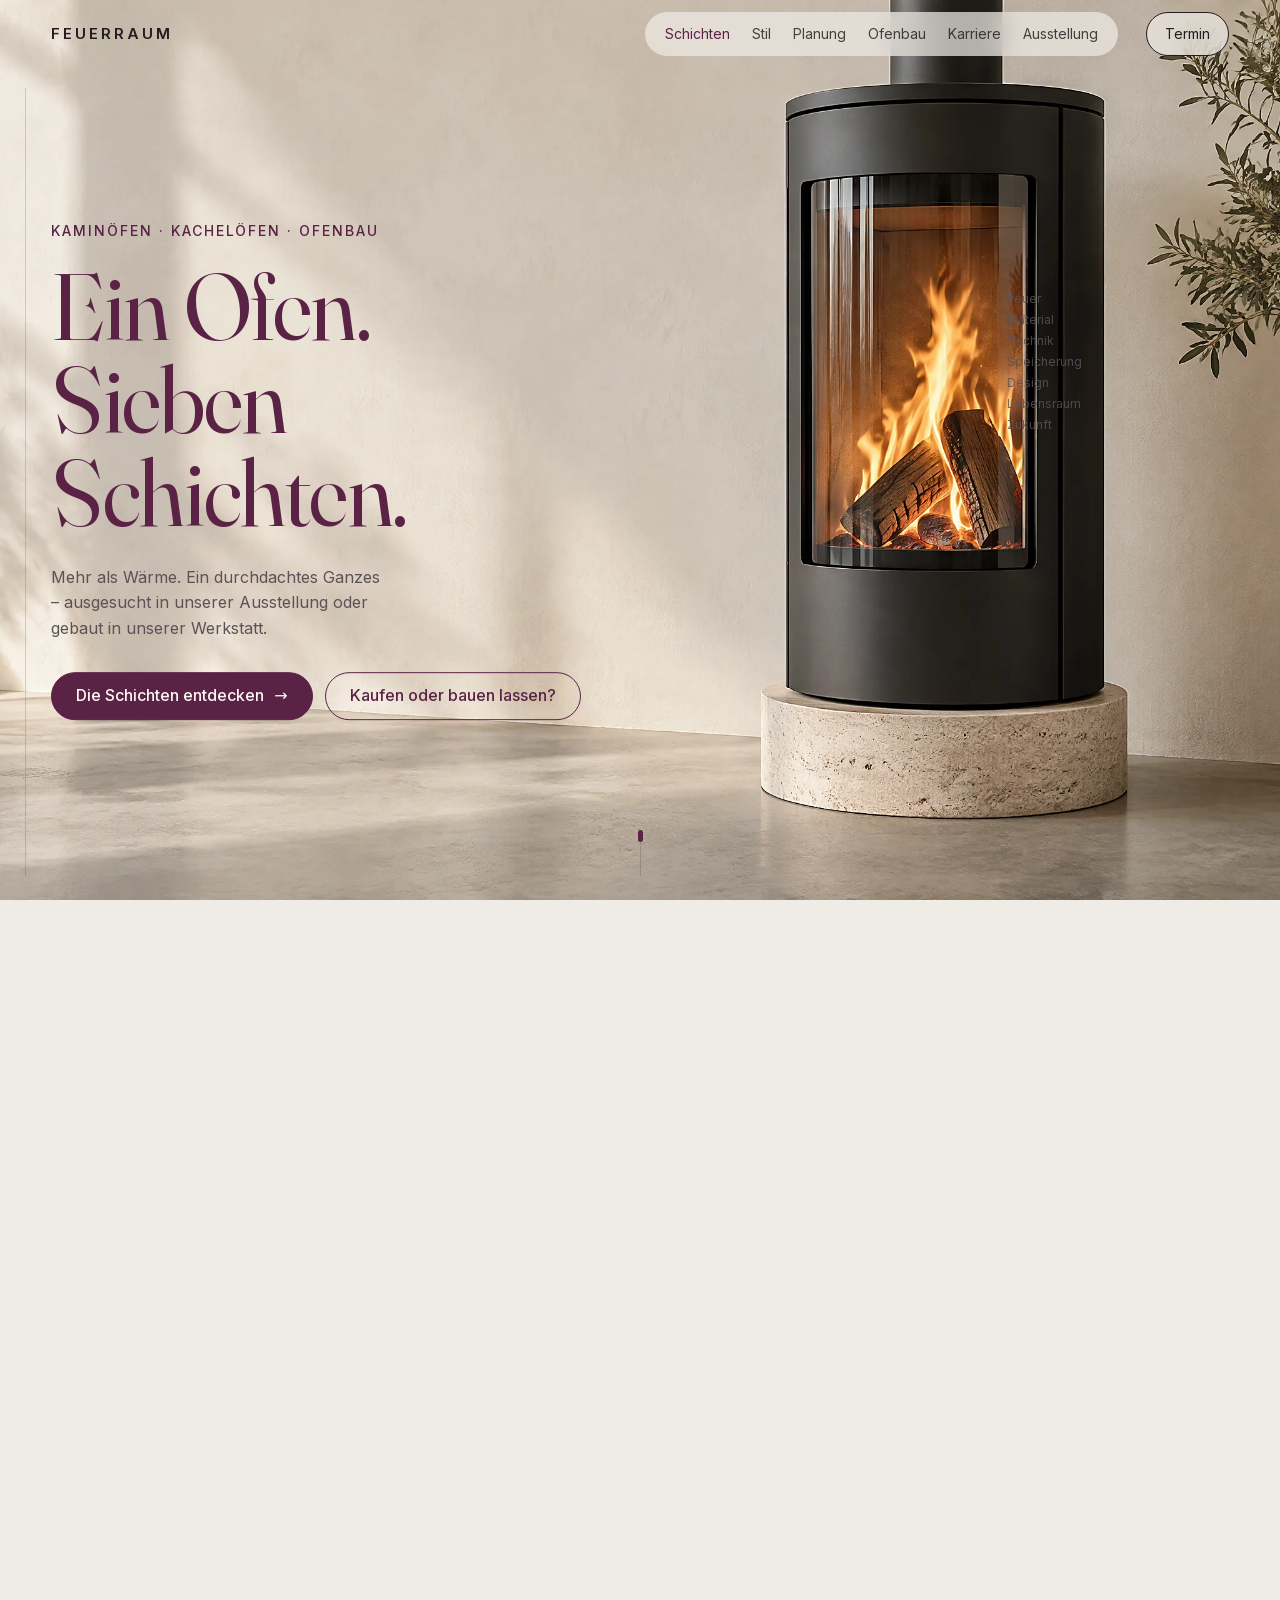
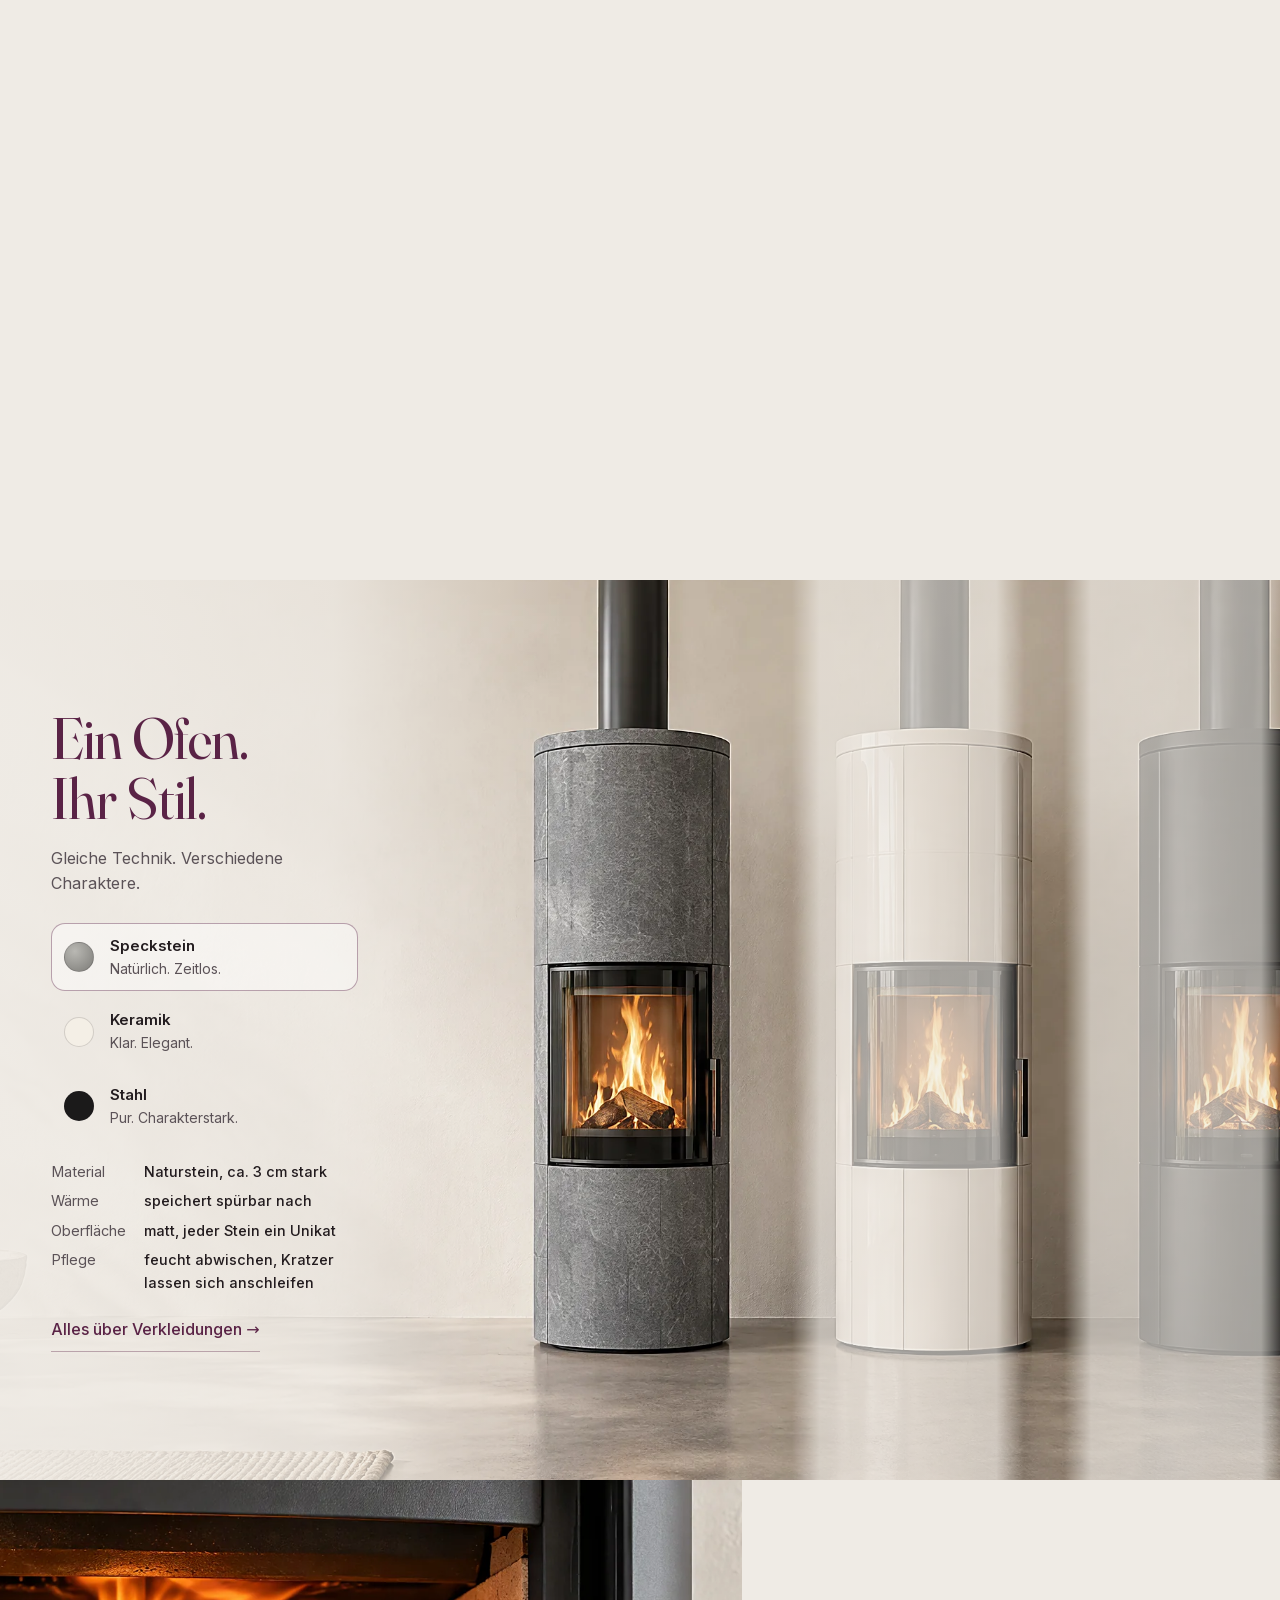
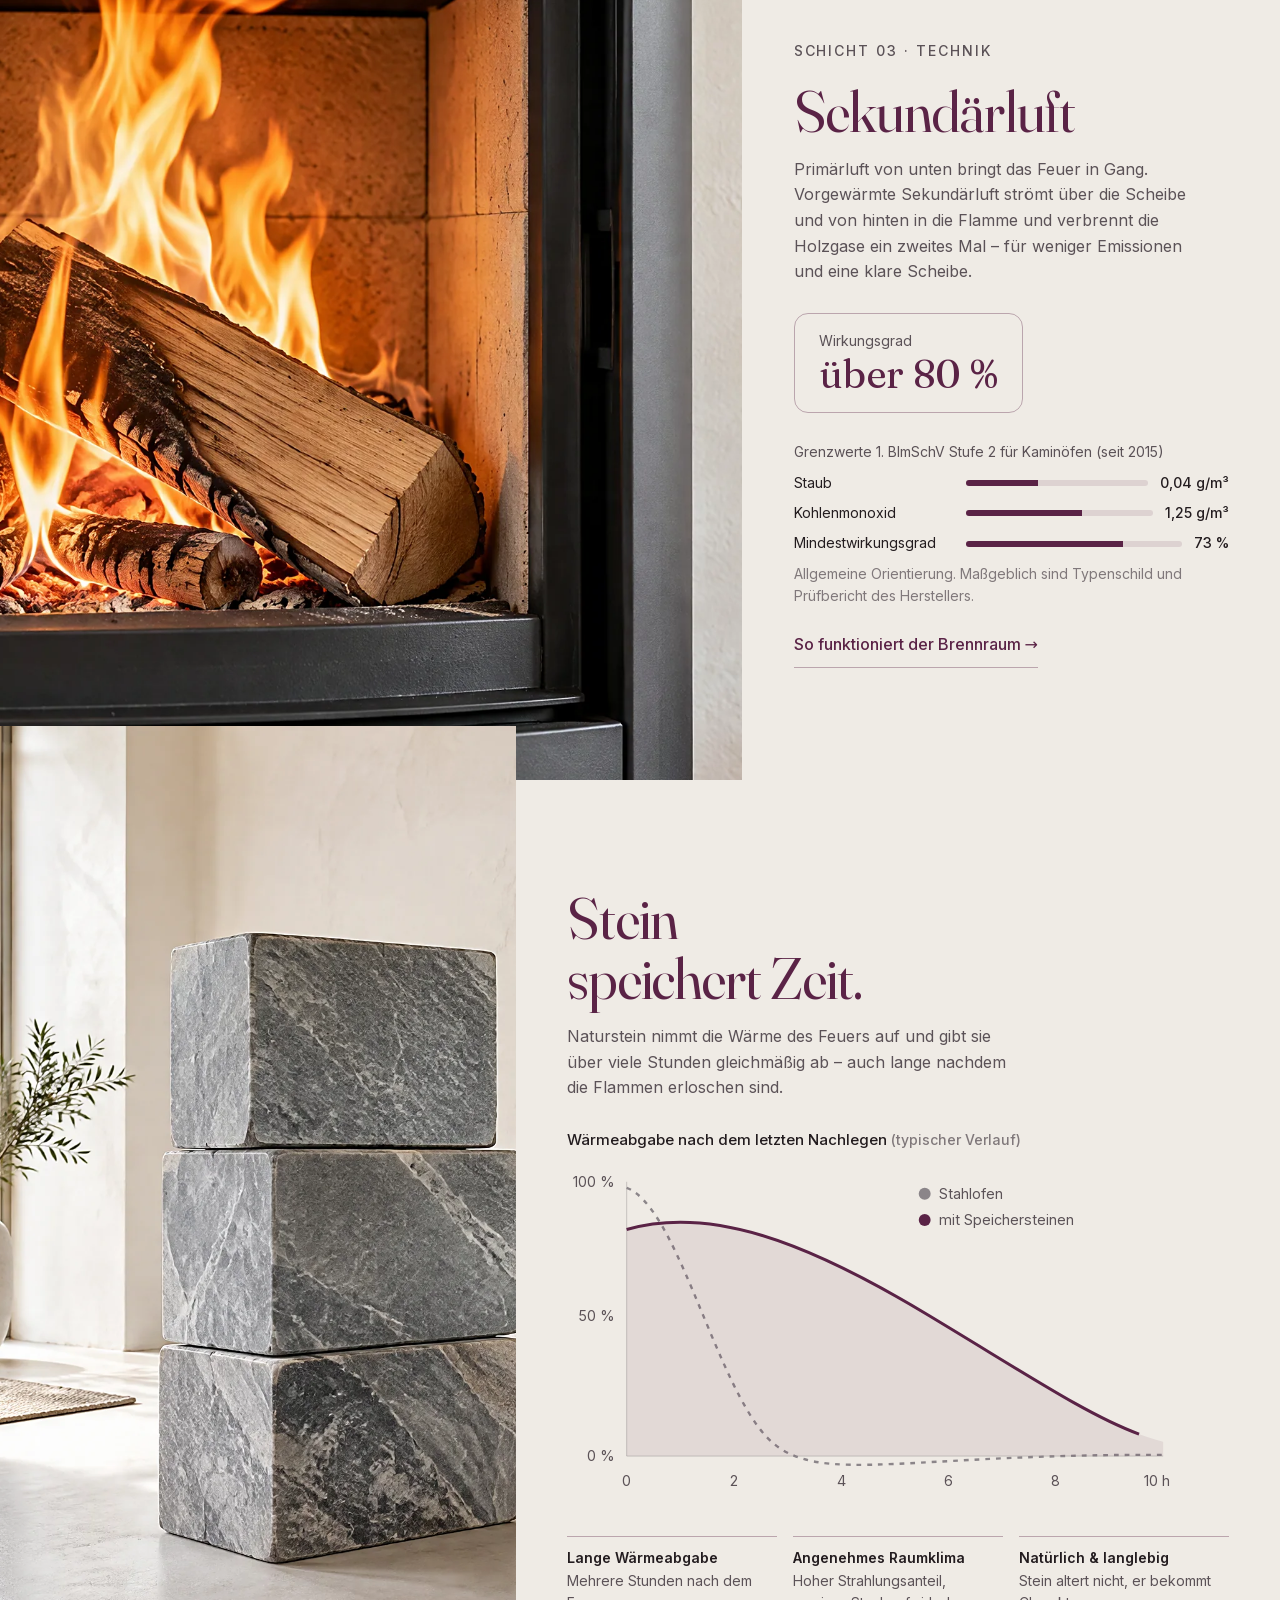
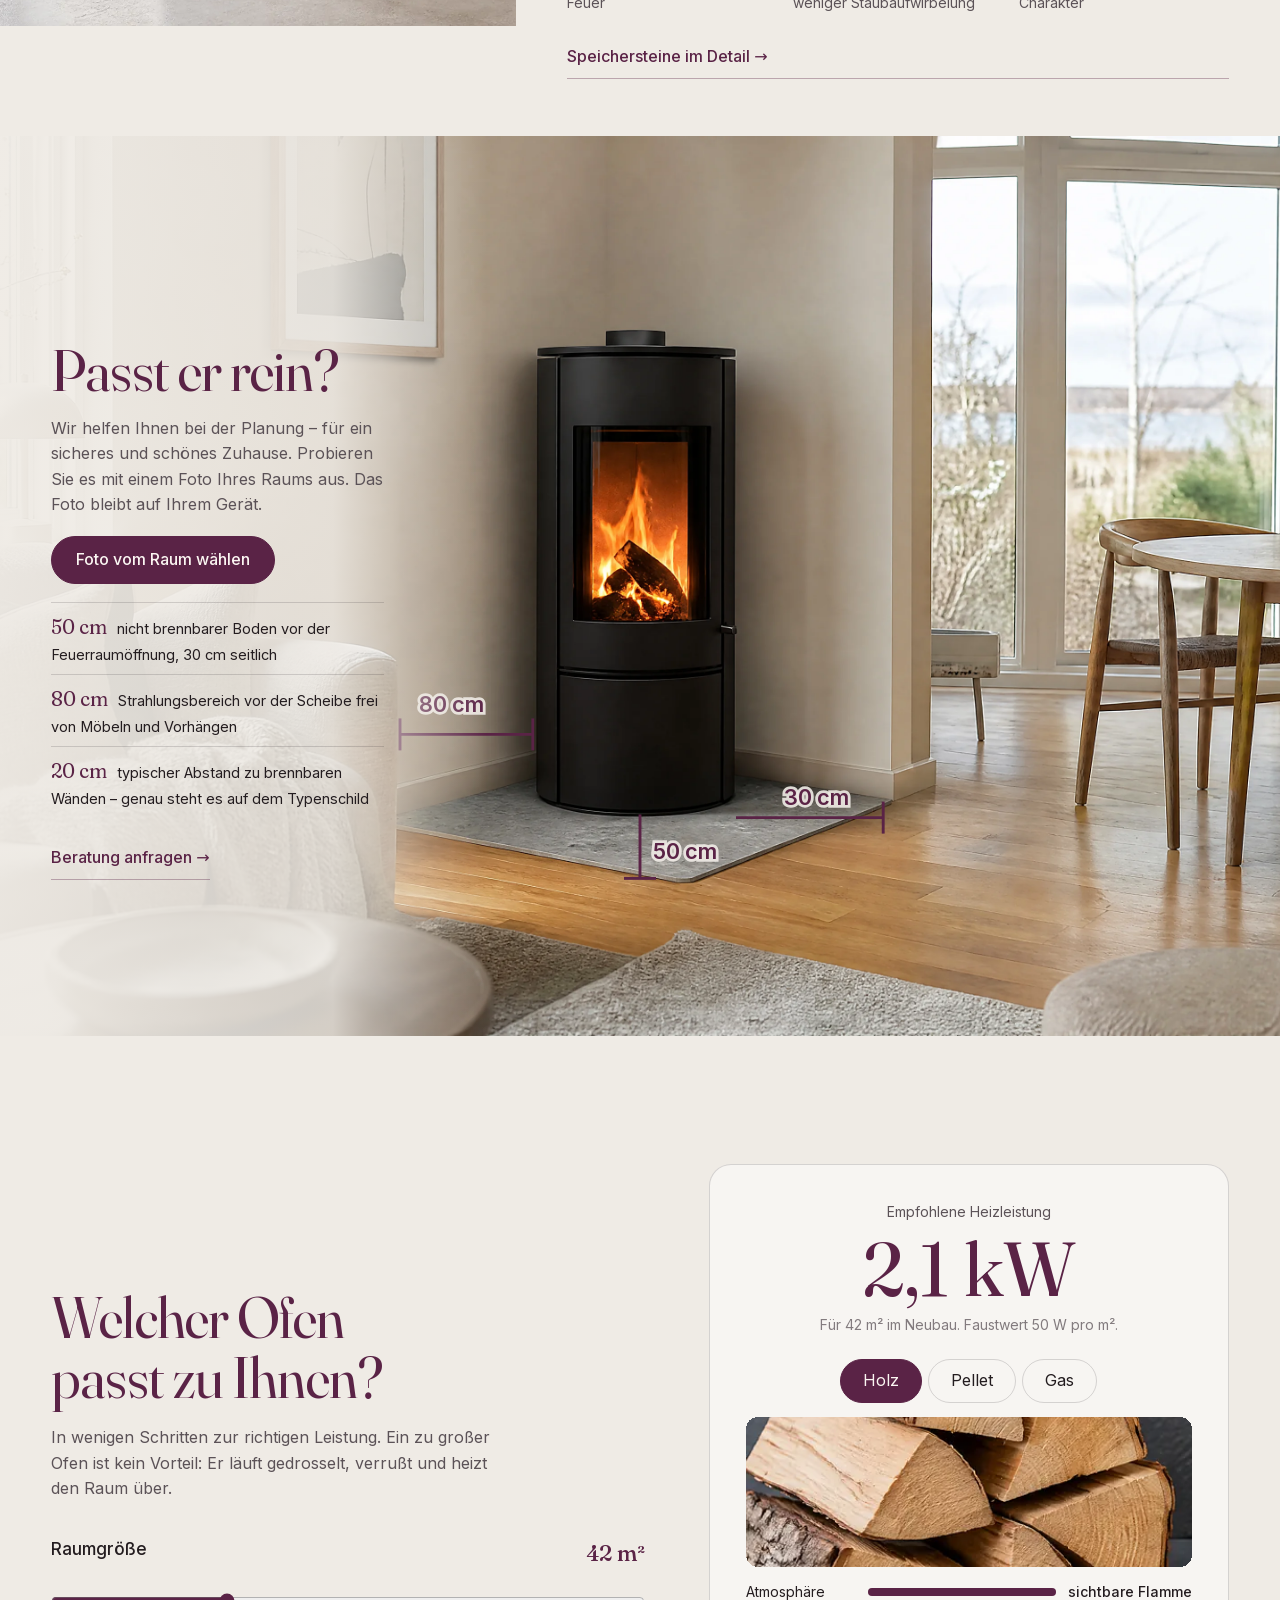
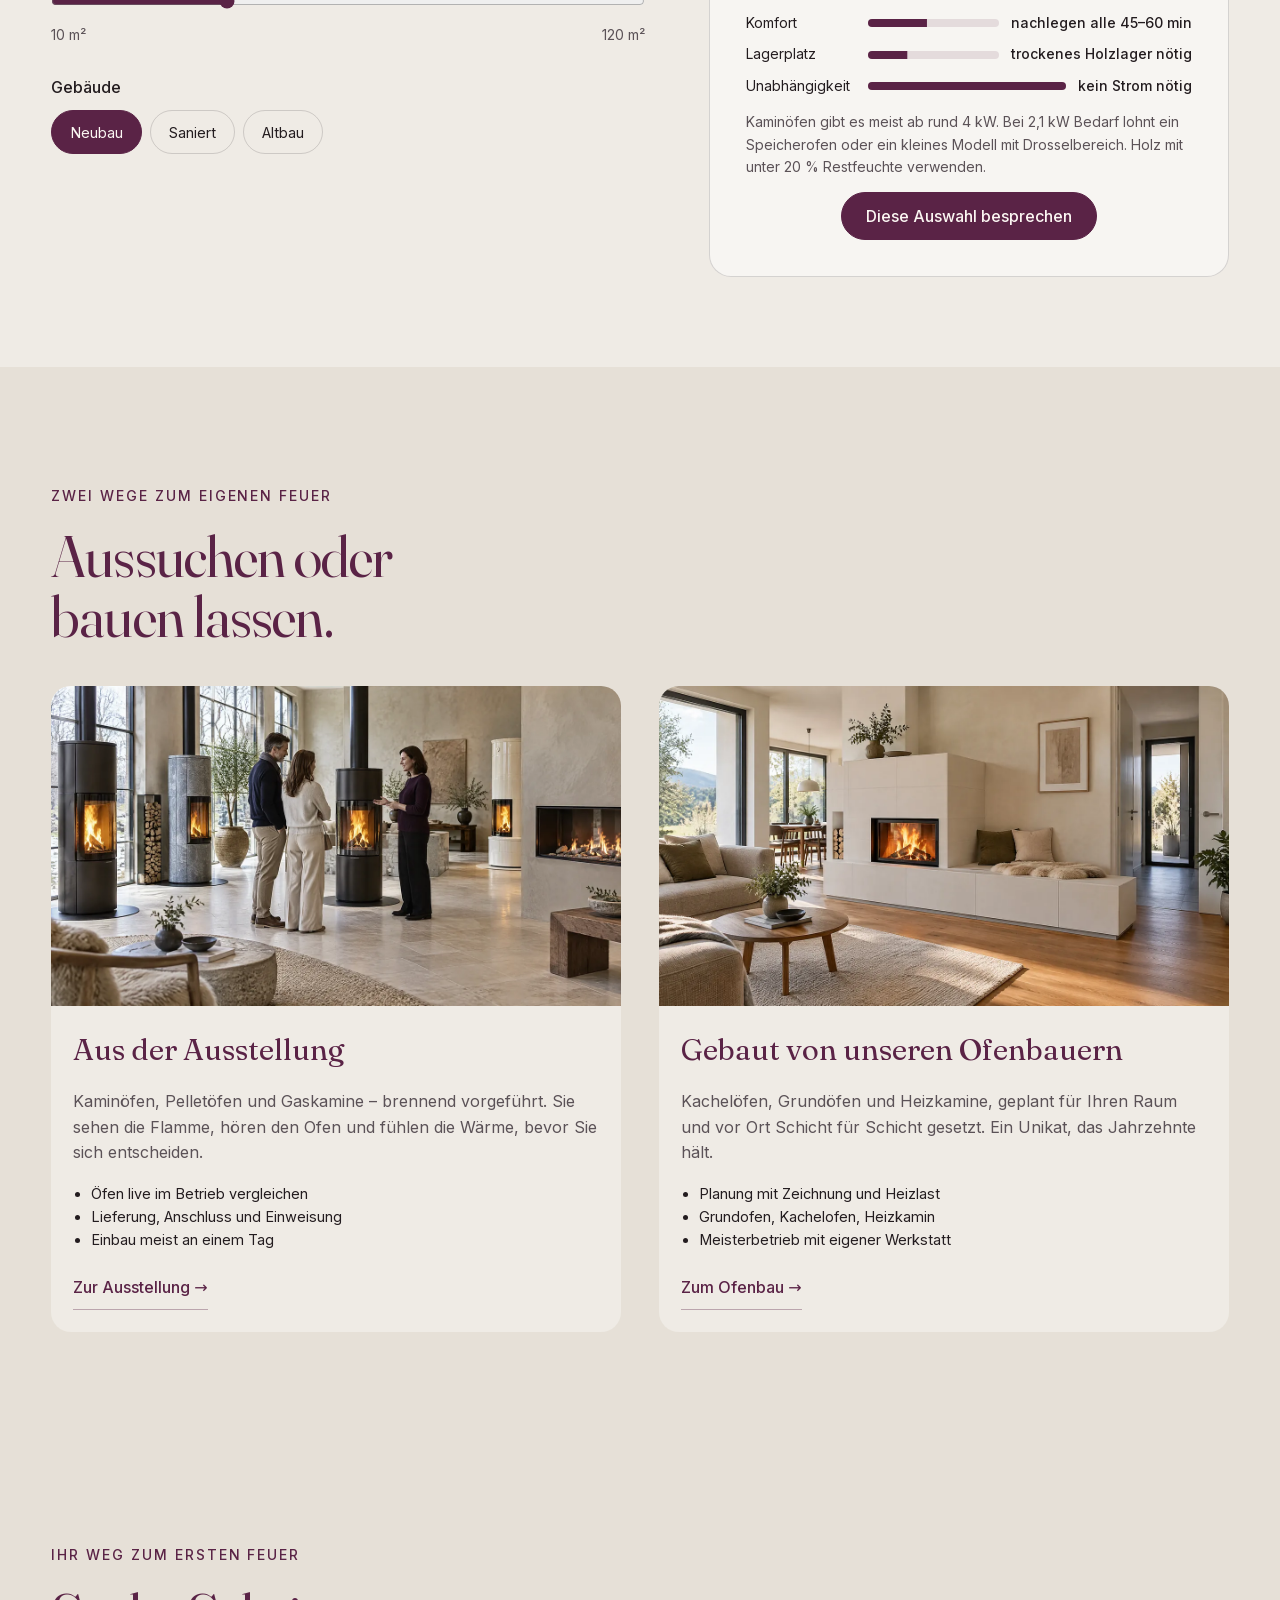
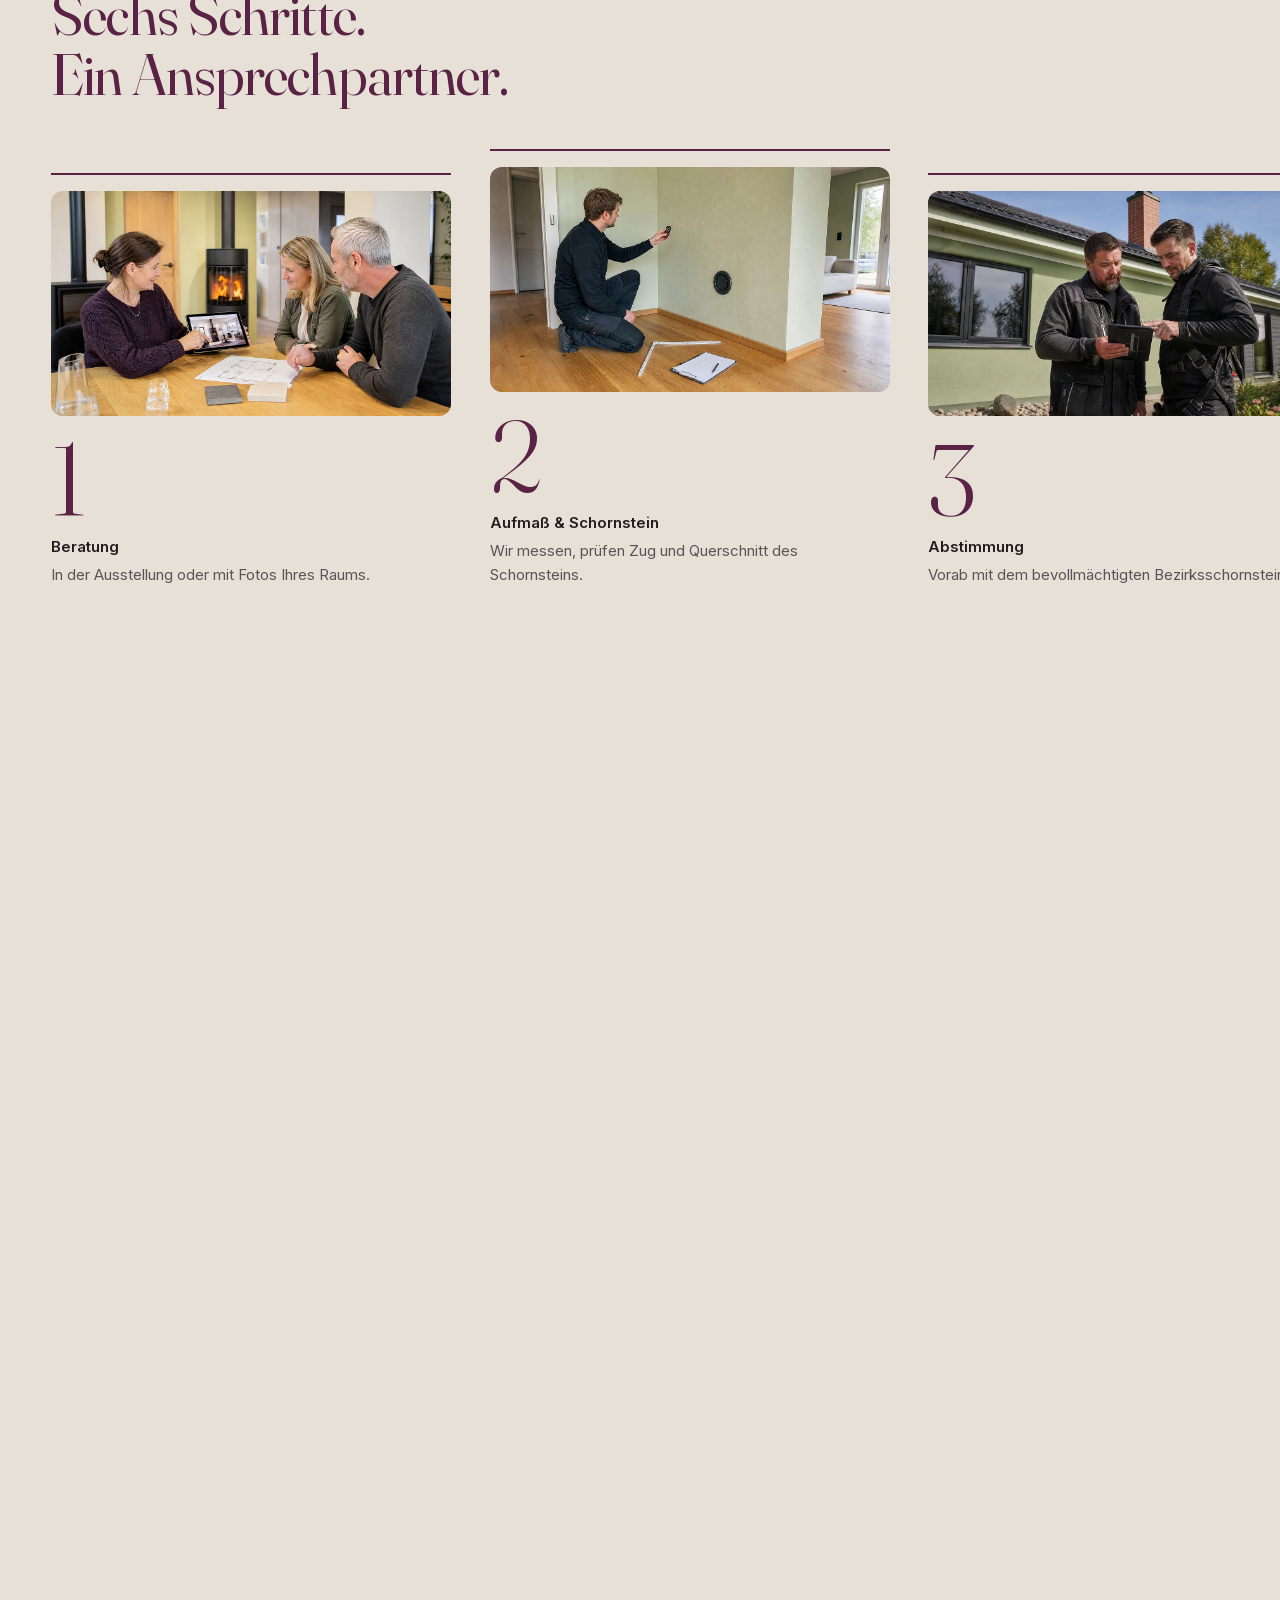
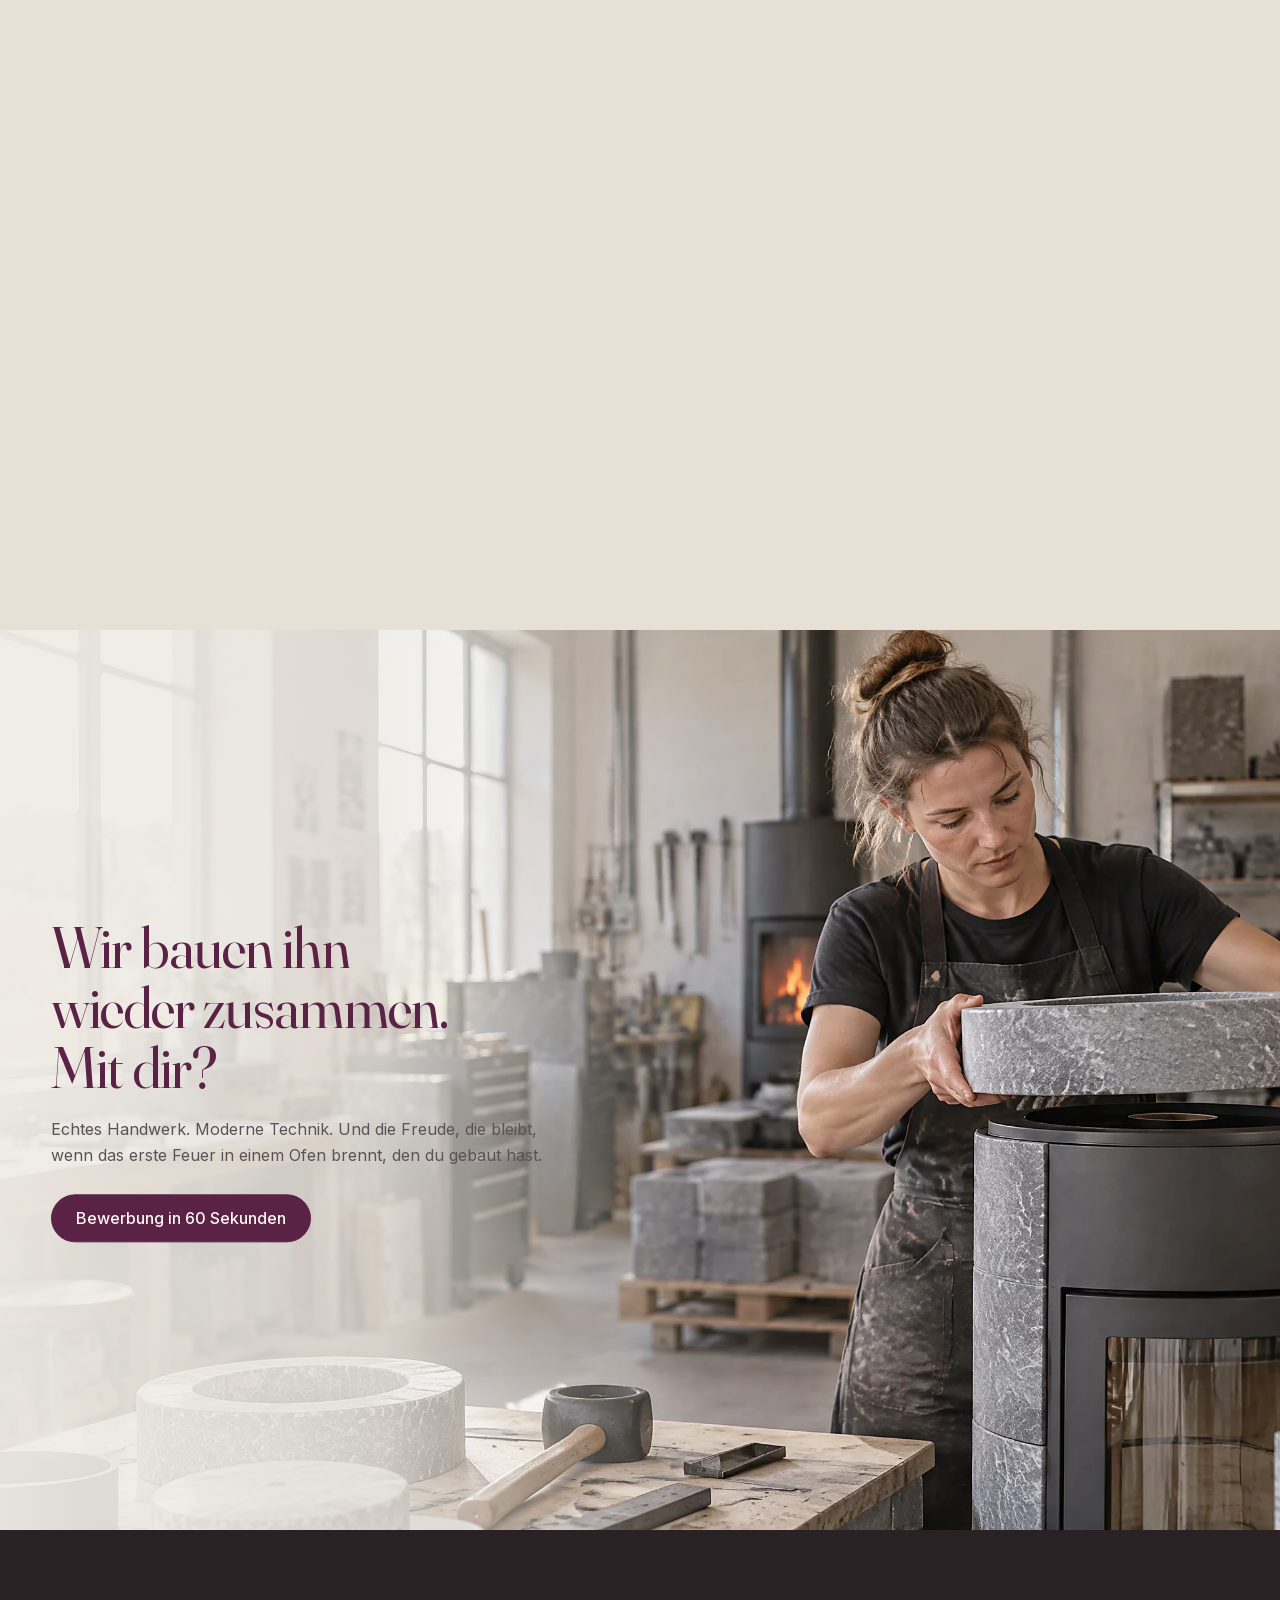
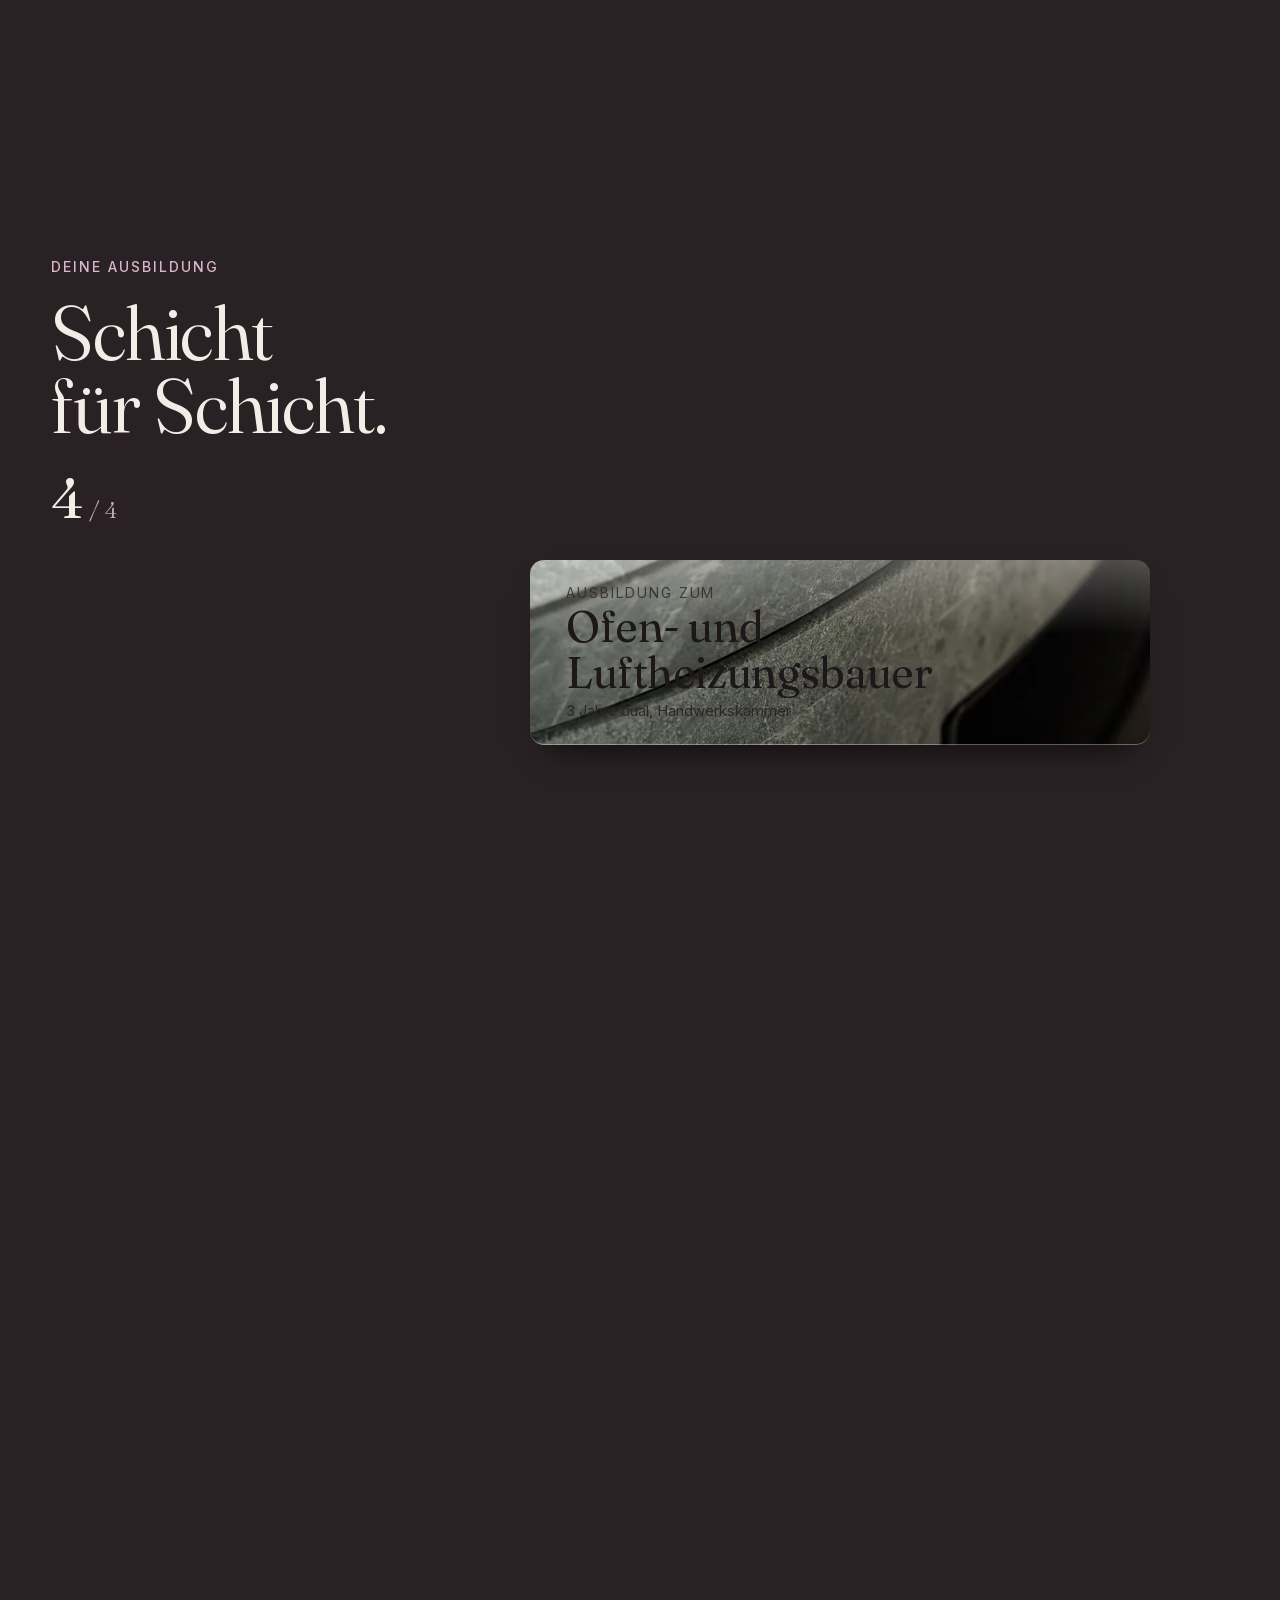
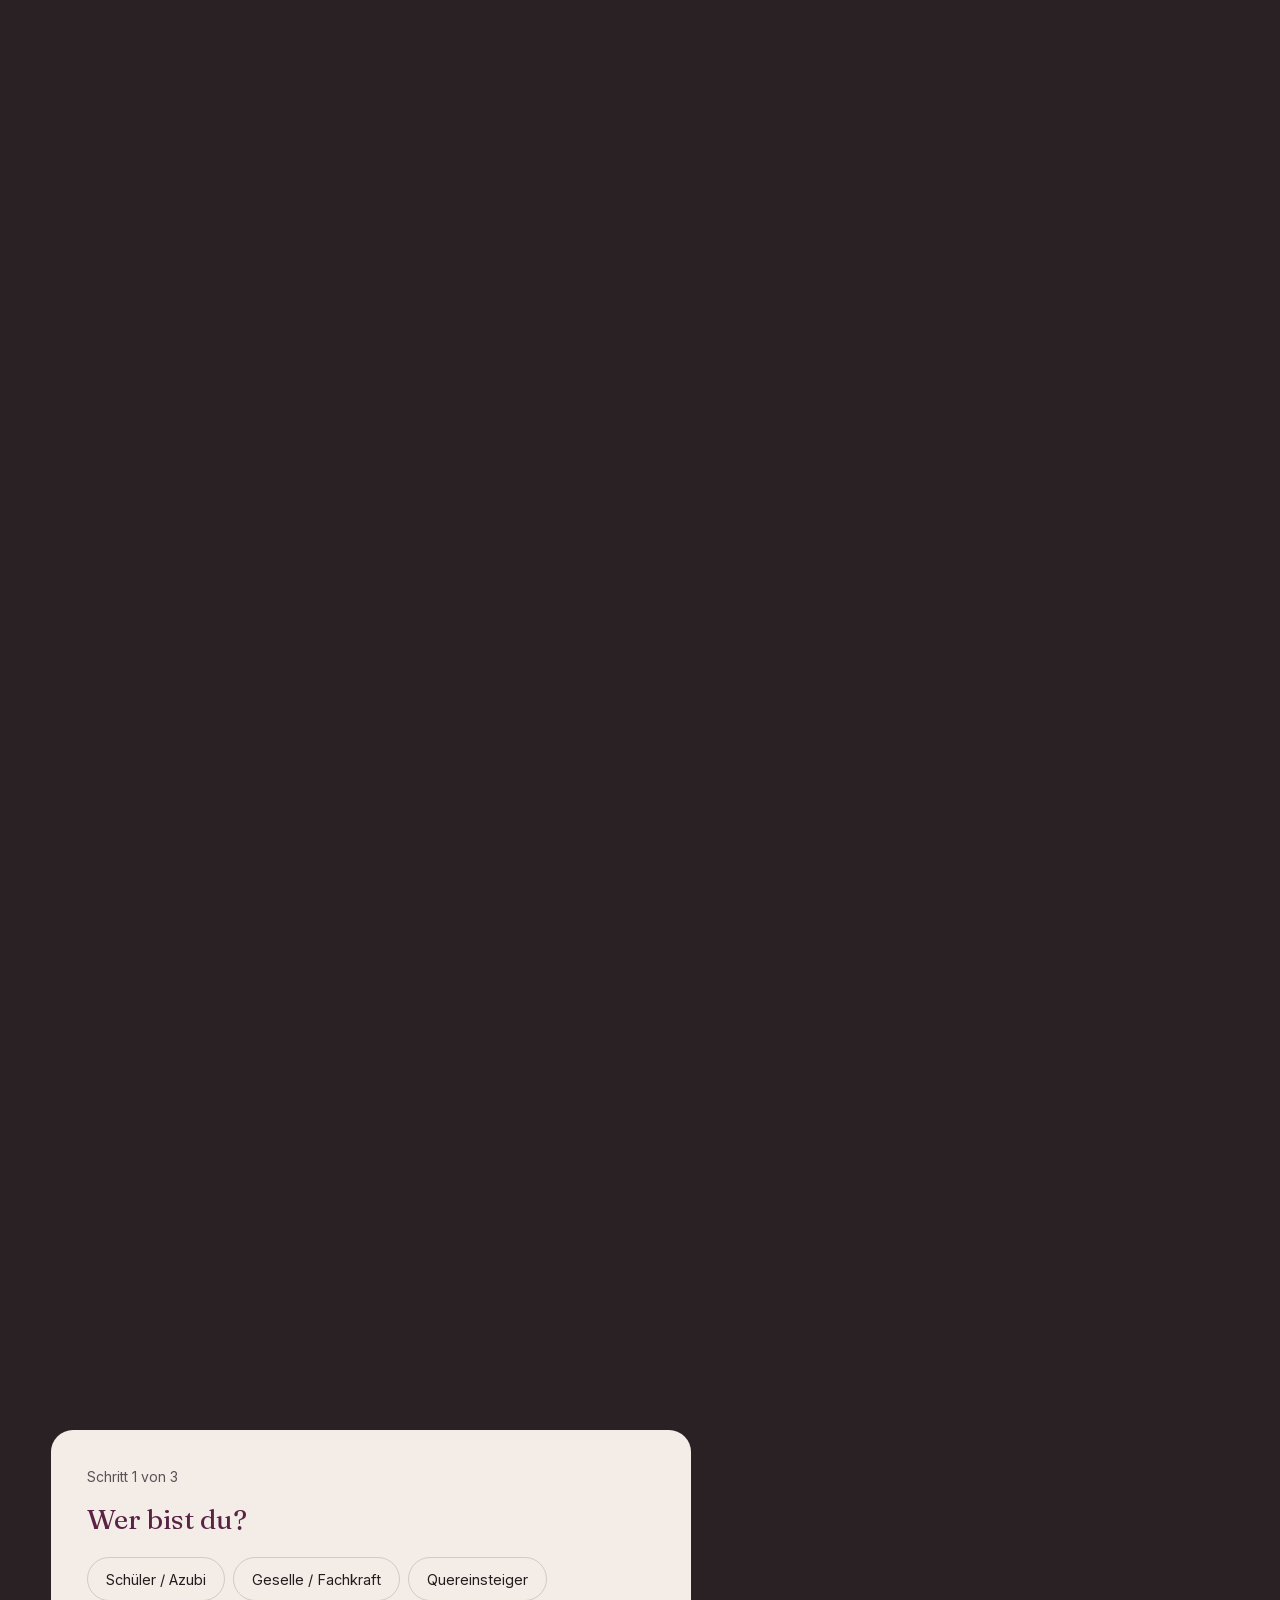
<file: index.html>
<!doctype html>
<html lang="de">
<head>
<meta charset="utf-8">
<meta name="viewport" content="width=device-width, initial-scale=1, viewport-fit=cover">
<title>FEUERRAUM – Kaminöfen, Kachelöfen und Ofenbau</title>
<meta name="description" content="Kaminöfen aus der Ausstellung und Kachel- oder Grundöfen aus eigener Werkstatt. Beratung, Planung, Einbau und Wartung aus einer Hand.">
<meta name="theme-color" content="#efebe5">
<link rel="preload" href="assets/fonts/fraunces-latin-300-600.woff2" as="font" type="font/woff2" crossorigin>
<link rel="stylesheet" href="assets/css/fonts.css">
<link rel="stylesheet" href="assets/css/style.css?v=1">
</head>
<body>
<a class="skip" href="#inhalt">Zum Inhalt</a>

<header class="kopf" id="kopf">
  <a class="logo" href="#start" data-firma>FEUERRAUM</a>
  <nav class="nav" aria-label="Hauptnavigation">
    <a href="#schichten">Schichten</a>
    <a href="#stil">Stil</a>
    <a href="#rechner">Planung</a>
    <a href="#wege">Ofenbau</a>
    <a href="#handwerk">Karriere</a>
    <a href="#ausstellung">Ausstellung</a>
  </nav>
  <a class="kopf-cta" href="#termin">Termin</a>
  <button class="burger" id="burger" aria-label="Menü öffnen" aria-expanded="false"><span></span><span></span></button>
</header>
<div class="menue" id="menue" hidden>
  <nav aria-label="Menü">
    <a href="#schichten"><i>01</i>Sieben Schichten</a>
    <a href="#stil"><i>02</i>Ihr Stil</a>
    <a href="#feuer"><i>03</i>Brennraum</a>
    <a href="#speicher"><i>04</i>Speicherwärme</a>
    <a href="#platz"><i>05</i>Passt er rein?</a>
    <a href="#rechner"><i>06</i>Ofenberater</a>
    <a href="#wege"><i>07</i>Kaufen oder bauen</a>
    <a href="#handwerk"><i>08</i>Karriere</a>
    <a href="#ausstellung"><i>09</i>Ausstellung &amp; Termin</a>
  </nav>
</div>

<div class="faden" aria-hidden="true"><i id="fadenFill"></i></div>

<main id="inhalt">

<!-- 1 + 2: Held und Explosion (eine Bühne) -->
<section class="buehne" id="start" aria-label="Ein Ofen. Sieben Schichten.">
  <div class="buehne-pin">
    <div class="b-bild">
      <img class="b-ganz" src="assets/img/hero.webp" srcset="assets/img/hero-m.webp 1280w, assets/img/hero.webp 2560w" sizes="max(100vw, 178vh)" alt="Moderner Kaminofen mit Feuer auf einem Steinsockel in einem hellen Raum" fetchpriority="high">
      <img class="b-explo" src="assets/img/explode.webp" srcset="assets/img/explode-m.webp 1280w, assets/img/explode.webp 2560w" sizes="max(100vw, 178vh)" alt="Derselbe Ofen in seine Einzelteile zerlegt" loading="eager">
      <video class="b-film" muted playsinline preload="auto" hidden></video>
    </div>
    <div class="held-text">
      <p class="vorzeile" data-ort-zeile>Kaminöfen · Kachelöfen · Ofenbau</p>
      <h1 class="h1"><span>Ein Ofen.</span><span>Sieben</span><span>Schichten.</span></h1>
      <p class="lead" data-typ-lead>Mehr als Wärme. Ein durchdachtes Ganzes – ausgesucht in unserer Ausstellung oder gebaut in unserer Werkstatt.</p>
      <div class="held-wege">
        <a class="knopf" href="#schichten" data-scroll-explo>Die Schichten entdecken <b>→</b></a>
        <a class="knopf hell" href="#wege">Kaufen oder bauen lassen?</a>
      </div>
    </div>
    <ol class="held-liste" aria-label="Die sieben Schichten">
      <li>Feuer</li><li>Material</li><li>Technik</li><li>Speicherung</li><li>Design</li><li>Lebensraum</li><li>Zukunft</li>
    </ol>
    <div class="explo-labels" id="schichten" aria-label="Die Schichten eines Ofens">
      <svg class="explo-linien" viewBox="0 0 100 100" preserveAspectRatio="none" aria-hidden="true"></svg>
      <a class="lab" data-s="abgas" data-x="47.4" data-y="4.6" data-side="l" href="schicht.html?s=abgas"><b>Abgasstutzen</b><span>Sauber verbunden</span></a>
      <a class="lab" data-s="speicher" data-x="43.8" data-y="20" data-side="l" href="schicht.html?s=speicher"><b>Wärmespeichersteine</b><span>Für lang anhaltende Wärme</span></a>
      <a class="lab" data-s="konvektion" data-x="56.4" data-y="34" data-side="r" href="schicht.html?s=konvektion"><b>Konvektionskanäle</b><span>Lenken die Wärme</span></a>
      <a class="lab" data-s="verkleidung" data-x="64.2" data-y="48" data-side="r" href="schicht.html?s=verkleidung"><b>Verkleidung</b><span>In Ihrem Stil</span></a>
      <a class="lab" data-s="glas" data-x="36.6" data-y="60" data-side="l" href="schicht.html?s=glas"><b>Glasfront</b><span>Klare Sicht aufs Wesentliche</span></a>
      <a class="lab" data-s="brennraum" data-x="53" data-y="66" data-side="r" href="schicht.html?s=brennraum"><b>Brennraum</b><span>Mit Schamotteauskleidung</span></a>
      <a class="lab" data-s="sockel" data-x="43.8" data-y="88" data-side="l" href="schicht.html?s=sockel"><b>Sockel</b><span>Stabil und langlebig</span></a>
    </div>
    <p class="explo-hinweis">Antippen für Details</p>
    <div class="scroll-zeichen" aria-hidden="true"><span></span></div>
  </div>
</section>

<!-- 3: Ihr Stil (Konfigurator) -->
<section class="stil" id="stil" aria-labelledby="stil-h">
  <div class="stil-bild">
    <img src="assets/img/stil.webp" srcset="assets/img/stil-m.webp 1280w, assets/img/stil.webp 2560w" sizes="max(100vw, 178vh)" alt="Drei gleiche Öfen mit Speckstein-, Keramik- und Stahlverkleidung" loading="lazy">
    <div class="stil-maske" aria-hidden="true"><i></i><i></i><i></i></div>
  </div>
  <div class="stil-text">
    <h2 class="h2" id="stil-h">Ein Ofen.<br>Ihr Stil.</h2>
    <p>Gleiche Technik. Verschiedene Charaktere.</p>
    <div class="stil-wahl" role="radiogroup" aria-label="Verkleidung wählen">
      <button role="radio" aria-checked="true" data-m="0"><i class="chip speck"></i><b>Speckstein</b><span>Natürlich. Zeitlos.</span></button>
      <button role="radio" aria-checked="false" data-m="1"><i class="chip keramik"></i><b>Keramik</b><span>Klar. Elegant.</span></button>
      <button role="radio" aria-checked="false" data-m="2"><i class="chip stahl"></i><b>Stahl</b><span>Pur. Charakterstark.</span></button>
    </div>
    <dl class="stil-werte" id="stilWerte"></dl>
    <a class="link" href="schicht.html?s=verkleidung">Alles über Verkleidungen →</a>
  </div>
</section>

<!-- 4: Brennraum -->
<section class="feuer" id="feuer" aria-labelledby="feuer-h">
  <div class="feuer-bild">
    <video class="feuer-film" muted playsinline loop preload="none" hidden></video>
    <img src="assets/img/feuer.webp" srcset="assets/img/feuer-m.webp 1280w, assets/img/feuer.webp 2560w" sizes="max(100vw, 178vh)" alt="Brennraum mit Flammen und Schamotteauskleidung" loading="lazy">
  </div>
  <div class="feuer-text">
    <p class="vorzeile">Schicht 03 · Technik</p>
    <h2 class="h2" id="feuer-h">Sekundärluft</h2>
    <p>Primärluft von unten bringt das Feuer in Gang. Vorgewärmte Sekundärluft strömt über die Scheibe und von hinten in die Flamme und verbrennt die Holzgase ein zweites Mal – für weniger Emissionen und eine klare Scheibe.</p>
    <div class="zahl-karte"><span>Wirkungsgrad</span><b>über <i data-zaehl="80">0</i> %</b></div>
    <div class="bimsch">
      <p class="mini">Grenzwerte 1. BImSchV Stufe 2 für Kaminöfen (seit 2015)</p>
      <div class="balken"><span>Staub</span><i style="--w:40%"></i><em>0,04 g/m³</em></div>
      <div class="balken"><span>Kohlenmonoxid</span><i style="--w:62%"></i><em>1,25 g/m³</em></div>
      <div class="balken"><span>Mindestwirkungsgrad</span><i style="--w:73%"></i><em>73 %</em></div>
      <p class="mini leise">Allgemeine Orientierung. Maßgeblich sind Typenschild und Prüfbericht des Herstellers.</p>
    </div>
    <a class="link" href="schicht.html?s=brennraum">So funktioniert der Brennraum →</a>
  </div>
</section>

<!-- 5: Speicherwärme -->
<section class="speicher" id="speicher" aria-labelledby="speicher-h">
  <div class="speicher-bild"><img src="assets/img/speicher.webp" srcset="assets/img/speicher-m.webp 1280w, assets/img/speicher.webp 2560w" sizes="max(100vw, 178vh)" alt="Gestapelte Specksteinblöcke" loading="lazy"></div>
  <div class="speicher-text">
    <h2 class="h2" id="speicher-h">Stein<br>speichert Zeit.</h2>
    <p>Naturstein nimmt die Wärme des Feuers auf und gibt sie über viele Stunden gleichmäßig ab – auch lange nachdem die Flammen erloschen sind.</p>
  </div>
  <figure class="kurve">
    <figcaption>Wärmeabgabe nach dem letzten Nachlegen <span class="mini leise">(typischer Verlauf)</span></figcaption>
    <svg viewBox="0 0 520 300" role="img" aria-label="Diagramm: Stahlofen gibt Wärme in rund 2 Stunden ab, Speicherofen über rund 10 Stunden">
      <g class="achsen">
        <line x1="50" y1="20" x2="50" y2="250"/><line x1="50" y1="250" x2="500" y2="250"/>
        <text x="40" y="24">100 %</text><text x="40" y="137">50 %</text><text x="40" y="254">0 %</text>
        <text x="50" y="275">0</text><text x="140" y="275">2</text><text x="230" y="275">4</text><text x="320" y="275">6</text><text x="410" y="275">8</text><text x="495" y="275">10 h</text>
      </g>
      <path class="k-stahl" d="M50 25 C 90 40, 120 170, 160 225 S 260 248, 500 249"/>
      <path class="k-stein-f" d="M50 60 C 120 40, 200 70, 300 130 S 450 225, 500 238 L500 250 L50 250 Z"/>
      <path class="k-stein" d="M50 60 C 120 40, 200 70, 300 130 S 450 225, 500 238"/>
      <g class="k-leg"><circle cx="300" cy="30" r="5" class="dot-stahl"/><text x="312" y="34">Stahlofen</text><circle cx="300" cy="52" r="5" class="dot-stein"/><text x="312" y="56">mit Speichersteinen</text></g>
    </svg>
  </figure>
  <ul class="symbole">
    <li><b>Lange Wärmeabgabe</b><span>Mehrere Stunden nach dem Feuer</span></li>
    <li><b>Angenehmes Raumklima</b><span>Hoher Strahlungsanteil, weniger Staubaufwirbelung</span></li>
    <li><b>Natürlich &amp; langlebig</b><span>Stein altert nicht, er bekommt Charakter</span></li>
  </ul>
  <a class="link" href="schicht.html?s=speicher">Speichersteine im Detail →</a>
</section>

<!-- 6: Passt er rein? -->
<section class="platz" id="platz" aria-labelledby="platz-h">
  <div class="platz-bild">
    <img id="platzFoto" src="assets/img/raum.webp" srcset="assets/img/raum-m.webp 1280w, assets/img/raum.webp 3584w" sizes="max(100vw, 178vh)" alt="Wohnzimmer mit Kaminofen in der Ecke" loading="lazy">
    <svg class="masse" viewBox="0 0 100 56.25" preserveAspectRatio="xMidYMid slice" aria-hidden="true">
      <g class="mass m1"><line x1="43.3" y1="37.4" x2="35" y2="37.4"/><line x1="43.3" y1="36.4" x2="43.3" y2="38.4"/><line x1="35" y1="36.4" x2="35" y2="38.4"/><text x="36.2" y="36">80 cm</text></g>
      <g class="mass m2"><line x1="50" y1="42.4" x2="50" y2="46.4"/><line x1="49" y1="46.4" x2="51" y2="46.4"/><text x="50.8" y="45.2">50 cm</text></g>
      <g class="mass m3"><line x1="56" y1="42.6" x2="65.2" y2="42.6"/><line x1="65.2" y1="41.6" x2="65.2" y2="43.6"/><text x="59" y="41.8">30 cm</text></g>
    </svg>
    <div class="probe" id="probe" hidden>
      <img id="probeOfen" src="assets/img/ofen-frei.png" alt="Ofen zum Verschieben" draggable="false">
      <span class="probe-griff" aria-hidden="true"></span>
    </div>
  </div>
  <div class="platz-text">
    <h2 class="h2" id="platz-h">Passt er rein?</h2>
    <p>Wir helfen Ihnen bei der Planung – für ein sicheres und schönes Zuhause. Probieren Sie es mit einem Foto Ihres Raums aus. Das Foto bleibt auf Ihrem Gerät.</p>
    <div class="platz-knoepfe">
      <label class="knopf"><input type="file" accept="image/*" id="platzUpload" class="sr">Foto vom Raum wählen</label>
      <button class="knopf hell" id="platzReset" hidden>Beispielraum</button>
    </div>
    <p class="mini" id="platzTipp" hidden>Ofen mit dem Finger verschieben, an der Ecke größer oder kleiner ziehen.</p>
    <ul class="regeln">
      <li><b>50 cm</b> nicht brennbarer Boden vor der Feuerraumöffnung, 30 cm seitlich</li>
      <li><b>80 cm</b> Strahlungsbereich vor der Scheibe frei von Möbeln und Vorhängen</li>
      <li><b>20 cm</b> typischer Abstand zu brennbaren Wänden – genau steht es auf dem Typenschild</li>
    </ul>
    <a class="link" href="schicht.html?s=planung">Beratung anfragen →</a>
  </div>
</section>

<!-- 7: Ofenberater -->
<section class="rechner" id="rechner" aria-labelledby="rechner-h">
  <div class="rechner-links">
    <h2 class="h2" id="rechner-h">Welcher Ofen<br>passt zu Ihnen?</h2>
    <p>In wenigen Schritten zur richtigen Leistung. Ein zu großer Ofen ist kein Vorteil: Er läuft gedrosselt, verrußt und heizt den Raum über.</p>
    <label class="regler"><span>Raumgröße <output id="rM2">42 m²</output></span>
      <input type="range" id="rqm" min="10" max="120" step="1" value="42" aria-label="Raumgröße in Quadratmetern"></label>
    <div class="regler-skala"><span>10 m²</span><span>120 m²</span></div>
    <fieldset class="haus">
      <legend>Gebäude</legend>
      <label><input type="radio" name="haus" value="50" checked><span>Neubau</span></label>
      <label><input type="radio" name="haus" value="80"><span>Saniert</span></label>
      <label><input type="radio" name="haus" value="120"><span>Altbau</span></label>
    </fieldset>
  </div>
  <div class="rechner-karte">
    <p class="mini">Empfohlene Heizleistung</p>
    <p class="kw"><b id="rKw">2,1</b> kW</p>
    <p class="mini leise" id="rSatz">Für 42 m² im Neubau.</p>
    <div class="brenn" role="tablist" aria-label="Brennstoff">
      <button role="tab" aria-selected="true" data-b="holz">Holz</button>
      <button role="tab" aria-selected="false" data-b="pellet">Pellet</button>
      <button role="tab" aria-selected="false" data-b="gas">Gas</button>
    </div>
    <div class="brenn-bild" aria-hidden="true"><img src="assets/img/brennstoffe-m.webp" alt="" loading="lazy"></div>
    <div class="vgl" id="rVgl"></div>
    <p class="r-tipp" id="rTipp"></p>
    <a class="knopf" href="#termin" id="rCta">Diese Auswahl besprechen</a>
  </div>
</section>

<!-- Zwei Wege: Handel + Ofenbau -->
<section class="wege" id="wege" aria-labelledby="wege-h">
  <div class="wege-kopf">
    <p class="vorzeile">Zwei Wege zum eigenen Feuer</p>
    <h2 class="h2" id="wege-h">Aussuchen oder<br>bauen lassen.</h2>
  </div>
  <div class="wege-spalten">
    <article class="weg" data-weg="handel">
      <img src="assets/img/ausstellung-m.webp" alt="Helle Ausstellung mit brennenden Öfen und Beratung" loading="lazy">
      <h3>Aus der Ausstellung</h3>
      <p>Kaminöfen, Pelletöfen und Gaskamine – brennend vorgeführt. Sie sehen die Flamme, hören den Ofen und fühlen die Wärme, bevor Sie sich entscheiden.</p>
      <ul><li>Öfen live im Betrieb vergleichen</li><li>Lieferung, Anschluss und Einweisung</li><li>Einbau meist an einem Tag</li></ul>
      <a class="link" href="schicht.html?s=ausstellung">Zur Ausstellung →</a>
    </article>
    <article class="weg" data-weg="bau">
      <img src="assets/img/kachelofen-m.webp" alt="Moderner Kachelofen mit Sitzbank in einem hellen Wohnraum" loading="lazy">
      <h3>Gebaut von unseren Ofenbauern</h3>
      <p>Kachelöfen, Grundöfen und Heizkamine, geplant für Ihren Raum und vor Ort Schicht für Schicht gesetzt. Ein Unikat, das Jahrzehnte hält.</p>
      <ul><li>Planung mit Zeichnung und Heizlast</li><li>Grundofen, Kachelofen, Heizkamin</li><li>Meisterbetrieb mit eigener Werkstatt</li></ul>
      <a class="link" href="schicht.html?s=ofenbau">Zum Ofenbau →</a>
    </article>
  </div>
  <div class="ablauf" id="ablauf" aria-label="Ablauf in sechs Schritten">
    <div class="ablauf-kopf"><p class="vorzeile">Ihr Weg zum ersten Feuer</p><h3 class="h2">Sechs Schritte.<br>Ein Ansprechpartner.</h3></div>
    <div class="ablauf-spur" id="ablaufSpur">
      <div class="schritt foto"><img src="assets/img/schritt-beratung-m.webp" alt="Beraterin zeigt einem Paar Fotos ihres Wohnzimmers und Materialproben" loading="lazy"><i>1</i><b>Beratung</b><span>In der Ausstellung oder mit Fotos Ihres Raums.</span></div>
      <div class="schritt foto"><img src="assets/img/schritt-aufmass-m.webp" alt="Ofenbauer misst eine Raumecke mit dem Laser aus" loading="lazy"><i>2</i><b>Aufmaß &amp; Schornstein</b><span>Wir messen, prüfen Zug und Querschnitt des Schornsteins.</span></div>
      <div class="schritt foto"><img src="assets/img/schritt-abstimmung-m.webp" alt="Ofenbauer und Schornsteinfeger besprechen die Abgasführung am Tablet" loading="lazy"><i>3</i><b>Abstimmung</b><span>Vorab mit dem bevollmächtigten Bezirksschornsteinfeger.</span></div>
      <div class="schritt foto"><img src="assets/img/grundofen-bau-m.webp" alt="Ofenbauer setzt Schamottesteine für einen Grundofen" loading="lazy"><i>4</i><b>Einbau</b><span>Kaminofen meist an einem Tag, gebaute Öfen in einigen Tagen.</span></div>
      <div class="schritt foto"><img src="assets/img/abnahme-m.webp" alt="Schornsteinfeger misst mit digitalem Abgasmessgerät" loading="lazy"><i>5</i><b>Abnahme</b><span>Der Schornsteinfeger nimmt die Anlage vor dem ersten Feuer ab.</span></div>
      <div class="schritt foto"><img src="assets/img/schritt-feuer-m.webp" alt="Ofenbauer zeigt der Hausbesitzerin das erste Anheizen" loading="lazy"><i>6</i><b>Erstes Feuer &amp; Wartung</b><span>Einweisung beim ersten Anheizen, danach jährlicher Service.</span></div>
    </div>
  </div>
</section>

<!-- 8: Handwerk / Karriere -->
<section class="handwerk" id="handwerk" aria-labelledby="hw-h">
  <div class="hw-bild">
    <img src="assets/img/werkstatt.webp" srcset="assets/img/werkstatt-m.webp 1280w, assets/img/werkstatt.webp 2560w" sizes="max(100vw, 178vh)" alt="Ofenbauerin setzt einen Speckstein-Ring auf einen Ofen" loading="lazy">
    <video class="hw-film" muted playsinline preload="none" hidden></video>
  </div>
  <div class="hw-text">
    <h2 class="h2" id="hw-h">Wir bauen ihn<br>wieder zusammen.<br>Mit dir?</h2>
    <p>Echtes Handwerk. Moderne Technik. Und die Freude, die bleibt, wenn das erste Feuer in einem Ofen brennt, den du gebaut hast.</p>
    <a class="knopf" href="#bewerbung">Bewerbung in 60 Sekunden</a>
  </div>
  <div class="stapel" id="stapel" aria-label="Was wir bieten">
    <div class="stapel-pin">
      <div class="stapel-text">
        <p class="vorzeile">Deine Ausbildung</p>
        <h3 class="stapel-h">Schicht<br>für Schicht.</h3>
        <p class="stapel-zahl"><b id="stapelNr">0</b> / 4</p>
      </div>
      <div class="stapel-buehne">
        <div class="glut" aria-hidden="true"></div>
        <div class="platte" data-i="0"><span>Ausbildung zum</span><b>Ofen- und Luftheizungsbauer</b><em>3 Jahre dual, Handwerkskammer</em></div>
        <div class="platte" data-i="1"><span>Feste</span><b>Werkstatt-Crew</b><em>eigene Werkstatt, Firmenwagen, Werkzeug</em></div>
        <div class="platte" data-i="2"><span>Jeden Tag ein</span><b>anderes Zuhause</b><em>Montage beim Kunden statt Fließband</em></div>
        <div class="platte" data-i="3"><span>Weiter zum</span><b>Meister</b><em>berufsbegleitend, wir unterstützen dich</em></div>
      </div>
    </div>
  </div>
  <form class="bewerbung" id="bewerbung" aria-label="Bewerbung in 60 Sekunden" novalidate>
    <div class="bw-schritt aktiv" data-i="0">
      <p class="mini">Schritt 1 von 3</p><h3>Wer bist du?</h3>
      <div class="optionen">
        <label><input type="radio" name="wer" value="Azubi"><span>Schüler / Azubi</span></label>
        <label><input type="radio" name="wer" value="Geselle"><span>Geselle / Fachkraft</span></label>
        <label><input type="radio" name="wer" value="Quereinsteiger"><span>Quereinsteiger</span></label>
      </div>
    </div>
    <div class="bw-schritt" data-i="1">
      <p class="mini">Schritt 2 von 3</p><h3>Was liegt dir?</h3>
      <div class="optionen">
        <label><input type="checkbox" name="kann" value="Stein"><span>Mit Stein &amp; Kachel arbeiten</span></label>
        <label><input type="checkbox" name="kann" value="Metall"><span>Metall &amp; Technik</span></label>
        <label><input type="checkbox" name="kann" value="Kunden"><span>Mit Kunden sprechen</span></label>
      </div>
    </div>
    <div class="bw-schritt" data-i="2">
      <p class="mini">Schritt 3 von 3</p><h3>Wie erreichen wir dich?</h3>
      <label class="feld"><span>Vorname</span><input name="name" autocomplete="given-name"></label>
      <label class="feld"><span>Telefon oder E-Mail</span><input name="kontakt" autocomplete="email"></label>
    </div>
    <div class="bw-fertig" hidden><h3>Danke!</h3><p>Wir melden uns innerhalb von zwei Werktagen. <span class="mini leise">(Demo: Es wurde nichts gesendet.)</span></p></div>
    <div class="bw-leiste"><button type="button" class="knopf hell" data-bw="zurueck" hidden>Zurück</button><button type="button" class="knopf" data-bw="weiter">Weiter</button></div>
    <a class="link" href="schicht.html?s=ausbildung">Alles zur Ausbildung →</a>
  </form>
</section>

<!-- 9: Ausstellung, Stimmen, Termin -->
<section class="ausstellung" id="ausstellung" aria-labelledby="as-h">
  <div class="as-bild"><img src="assets/img/abend.webp" srcset="assets/img/abend-m.webp 1280w, assets/img/abend.webp 3584w" sizes="max(100vw, 178vh)" alt="Brennender Kaminofen in einem warmen Wohnzimmer am Abend" loading="lazy"></div>
  <div class="as-text">
    <h2 class="h2" id="as-h">Echte Momente.<br>Lange Wärme.</h2>
    <p>Besuchen Sie unsere Ausstellung und erleben Sie <span data-firma>FEUERRAUM</span> live – mit brennenden Öfen.</p>
    <a class="knopf" href="#termin">Ausstellung besuchen →</a>
    <ul class="haken"><li>Beratung vor Ort</li><li>Individuelle Planung</li><li>Viele Modelle im Feuerbetrieb</li></ul>
  </div>
  <div class="stimmen" aria-label="Kundenstimmen (Beispiele)">
    <figure class="stimme aktiv"><blockquote>„Von der Beratung bis zum Einbau hat einfach alles gepasst.“</blockquote><figcaption>Beispiel · noch keine echte Bewertung</figcaption></figure>
    <figure class="stimme"><blockquote>„Ein Ofen, der unser Zuhause spürbar verändert hat.“</blockquote><figcaption>Beispiel · noch keine echte Bewertung</figcaption></figure>
    <figure class="stimme"><blockquote>„Der Ofenbauer hat jede Frage geduldig beantwortet und sauber gearbeitet.“</blockquote><figcaption>Beispiel · noch keine echte Bewertung</figcaption></figure>
  </div>
  <form class="termin" id="termin" aria-label="Termin in der Ausstellung" novalidate>
    <h3>Termin in der Ausstellung</h3>
    <div class="tage" id="tage" role="radiogroup" aria-label="Wunschtag"></div>
    <div class="optionen klein">
      <label><input type="checkbox" name="i" value="Kaminofen"><span>Kaminofen</span></label>
      <label><input type="checkbox" name="i" value="Pelletofen"><span>Pelletofen</span></label>
      <label><input type="checkbox" name="i" value="Gaskamin"><span>Gaskamin</span></label>
      <label><input type="checkbox" name="i" value="Kachelofen"><span>Kachel- / Grundofen</span></label>
      <label><input type="checkbox" name="i" value="Wartung"><span>Wartung</span></label>
    </div>
    <label class="feld"><span>Name</span><input name="name" autocomplete="name"></label>
    <label class="feld"><span>Telefon</span><input name="tel" type="tel" autocomplete="tel"></label>
    <button class="knopf" type="submit">Termin anfragen →</button>
    <p class="termin-ok mini" hidden>Danke! Wir rufen Sie zur Bestätigung an. (Demo: Es wurde nichts gesendet.)</p>
  </form>
</section>

</main>

<footer class="fuss">
  <div><b data-firma>FEUERRAUM</b><p>Kaminöfen · Kachelöfen · Ofenbau<br><span data-ort>Ausstellung in Ihrer Stadt</span></p></div>
  <div><p>Ausstellung: Di–Fr 10–18 Uhr, Sa 10–14 Uhr<br>Beratung auch nach Vereinbarung</p></div>
  <nav aria-label="Rechtliches"><a href="schicht.html?s=impressum">Impressum</a><a href="schicht.html?s=datenschutz">Datenschutz</a></nav>
  <p class="demo">Demo-Webseite eines Musterbetriebs. Formulare senden nichts. Werte und Grenzwerte zur allgemeinen Orientierung.</p>
</footer>

<script src="assets/js/gsap.min.js"></script>
<script src="assets/js/ScrollTrigger.min.js"></script>
<script src="assets/js/lenis.min.js"></script>
<script src="assets/js/media.js?v=1"></script>
<script src="assets/js/main.js?v=1"></script>
</body>
</html>
</file>
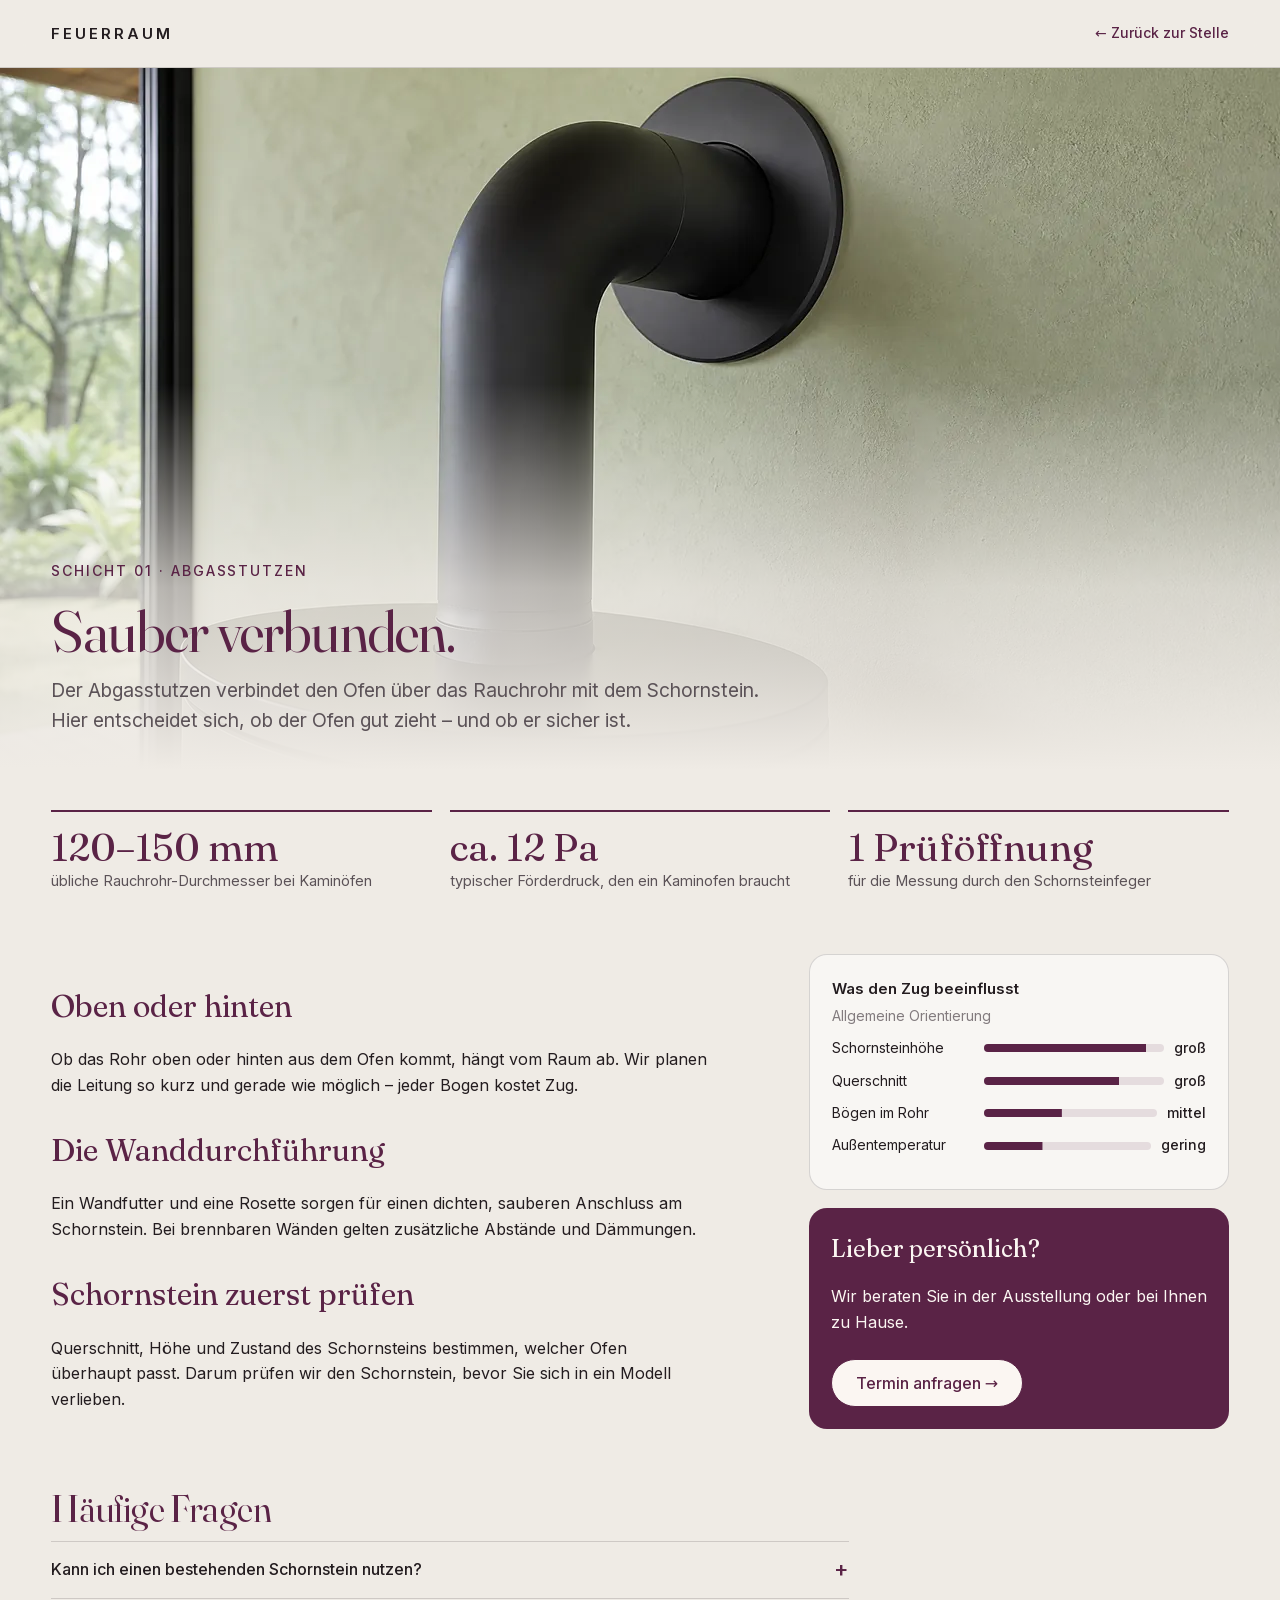
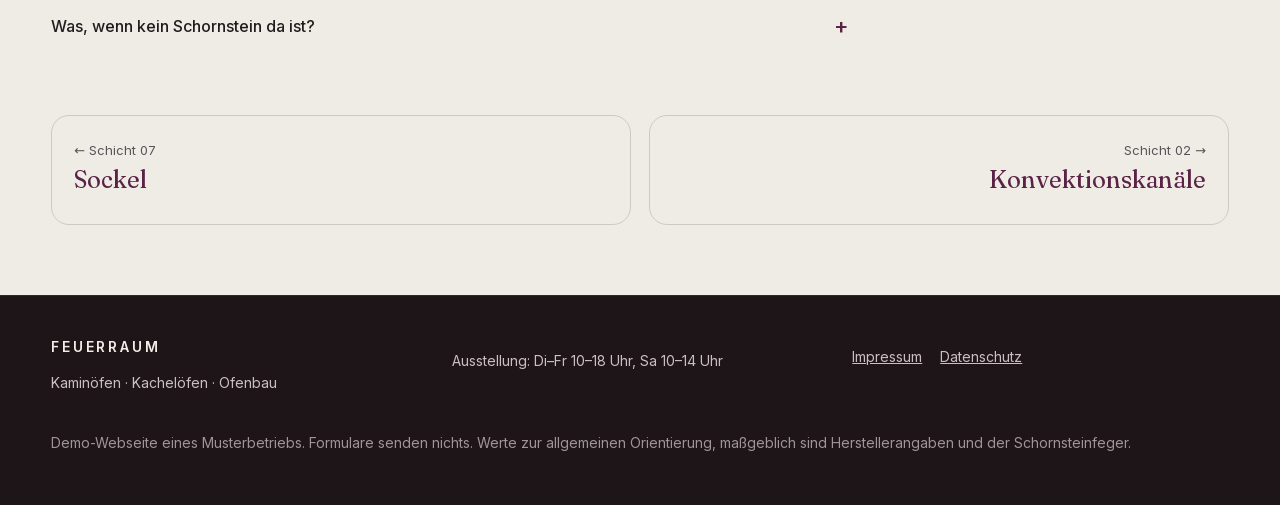
<file: schicht.html>
<!doctype html>
<html lang="de">
<head>
<meta charset="utf-8">
<meta name="viewport" content="width=device-width, initial-scale=1, viewport-fit=cover">
<title>FEUERRAUM</title>
<meta name="theme-color" content="#efebe5">
<link rel="stylesheet" href="assets/css/fonts.css">
<link rel="stylesheet" href="assets/css/style.css?v=1">
<style>
.u-kopf{position:sticky;top:0;z-index:20;display:flex;align-items:center;gap:16px;height:var(--kopf);padding:0 var(--rand);background:rgba(var(--bg-rgb),.9);backdrop-filter:blur(12px);-webkit-backdrop-filter:blur(12px);border-bottom:1px solid var(--line)}
.u-kopf .zurueck{margin-left:auto;font-size:14px;text-decoration:none;display:flex;align-items:center;gap:8px;min-height:44px;color:var(--or);font-weight:500}
.u-held{position:relative;height:min(78vh,760px);overflow:hidden;background:var(--bg2)}
.u-held img{position:absolute;inset:0;width:100%;height:100%;object-fit:cover}
.u-held::after{content:"";position:absolute;inset:0;background:linear-gradient(0deg,rgba(var(--bg-rgb),1) 0,rgba(var(--bg-rgb),.75) 26%,rgba(var(--bg-rgb),0) 55%)}
.u-held .u-titel{position:absolute;left:var(--rand);right:var(--rand);bottom:34px;z-index:2}
.u-held.ohne{height:auto;padding:70px 0 10px}.u-held.ohne::after{display:none}.u-held.ohne .u-titel{position:static;padding:0 var(--rand)}
.u-lead{font-size:clamp(17px,1.5vw,21px);max-width:60ch;color:var(--ink2);margin:14px 0 0}
.u-fakten{display:grid;grid-template-columns:repeat(auto-fit,minmax(200px,1fr));gap:18px;padding:40px var(--rand)}
.u-fakten div{border-top:2px solid var(--or);padding-top:14px}
.u-fakten b{display:block;font-family:var(--serif);font-weight:400;color:var(--or);font-size:clamp(30px,3vw,44px);line-height:1.1}
.u-fakten span{font-size:14.5px;color:var(--ink2)}
.u-inhalt{display:grid;grid-template-columns:minmax(0,1fr) minmax(280px,420px);gap:clamp(24px,5vw,80px);padding:20px var(--rand) 60px;align-items:start}
.u-inhalt h2{font-family:var(--serif);font-weight:400;color:var(--or);font-size:clamp(24px,2.4vw,34px);margin:28px 0 8px}
.u-inhalt p{max-width:66ch}
.u-seite{position:sticky;top:calc(var(--kopf) + 20px);display:flex;flex-direction:column;gap:18px}
.u-dia{background:rgba(255,255,255,.55);border:1px solid var(--line);border-radius:18px;padding:22px}
.u-dia h3{font-size:15px;margin:0 0 4px}
.u-dia .zeile{display:grid;grid-template-columns:minmax(90px,38%) 1fr auto;gap:10px;align-items:center;font-size:14px;margin:10px 0}
.u-dia .zeile i{height:8px;border-radius:4px;background:rgba(var(--or-rgb),.12);overflow:hidden;position:relative}
.u-dia .zeile i::after{content:"";position:absolute;inset:0;background:var(--or);transform-origin:left;transform:scaleX(0);transition:transform 1.2s cubic-bezier(.2,.8,.2,1)}
.u-dia.an .zeile i::after{transform:scaleX(var(--v))}
.u-dia .zeile em{font-style:normal;font-weight:500;white-space:nowrap}
.u-cta{background:var(--or);color:var(--on-or);border-radius:18px;padding:22px}
.u-cta h3{font-family:var(--serif);font-weight:400;font-size:24px;margin:0 0 8px}
.u-cta .knopf{background:var(--on-or);color:var(--or);margin-top:8px}
.u-faq{padding:0 var(--rand) 60px;max-width:900px}
.u-faq details{border-top:1px solid var(--line)}
.u-faq summary{cursor:pointer;min-height:56px;display:flex;align-items:center;font-weight:500;list-style:none;gap:12px}
.u-faq summary::after{content:"+";margin-left:auto;font-size:22px;color:var(--or);transition:transform .3s}
.u-faq details[open] summary::after{transform:rotate(45deg)}
.u-faq details p{margin:0 0 18px;color:var(--ink2)}
.u-weiter{display:grid;grid-template-columns:1fr 1fr;gap:18px;padding:0 var(--rand) 70px}
.u-weiter a{display:flex;flex-direction:column;justify-content:center;min-height:110px;border:1px solid var(--line);border-radius:18px;padding:18px 22px;text-decoration:none;transition:border-color .3s,transform .4s}
.u-weiter a:hover{border-color:var(--or);transform:translateY(-3px)}
.u-weiter span{font-size:13px;color:var(--ink2)}.u-weiter b{font-family:var(--serif);font-weight:400;color:var(--or);font-size:24px}
.u-weiter a:last-child{text-align:right}
/* Materialwahl (Unterseite Verkleidung) */
.mat{padding:30px var(--rand) 50px}
.mat-kopf{max-width:640px;margin-bottom:28px}.mat-kopf p:last-child{color:var(--ink2)}
.mat-reihe{display:grid;grid-template-columns:repeat(4,minmax(0,1fr));gap:clamp(14px,2vw,26px)}
.mat-karte{cursor:pointer;outline-offset:6px;display:flex;flex-direction:column}
.mat-bild{position:relative;aspect-ratio:4/5;border-radius:18px;overflow:hidden;background:var(--bg2);box-shadow:0 30px 50px -40px rgba(var(--or-rgb),.6)}
.mat-bild img{position:absolute;inset:0;width:100%;height:100%;object-fit:cover;transition:opacity .7s,transform 1.2s cubic-bezier(.2,.8,.2,1)}
.mat-ofen{opacity:0;transform:scale(1.06)}
.mat-karte:hover .mat-nah{transform:scale(1.05)}
.mat-karte.am-ofen .mat-ofen,.mat-karte.ohne-nah .mat-ofen{opacity:1;transform:none}
.mat-karte.am-ofen .mat-nah{opacity:0}
.mat-nr{position:absolute;left:14px;top:12px;font:300 34px/1 var(--serif);color:#fff;text-shadow:0 2px 12px rgba(0,0,0,.35)}
.mat-tipp{position:absolute;right:12px;bottom:12px;background:rgba(var(--bg-rgb),.9);color:var(--or);font-size:14px;font-weight:500;border-radius:999px;padding:8px 14px;min-height:36px;display:flex;align-items:center}
.mat-karte.am-ofen .mat-tipp::before{content:"← "}.mat-karte.ohne-nah .mat-tipp{display:none}
.mat-karte h3{font:400 clamp(24px,2vw,30px)/1.1 var(--serif);color:var(--or);margin:16px 0 2px}
.mat-satz{margin:0;font-weight:500}
.mat-text{color:var(--ink2);font-size:15px;margin:8px 0 12px}
.mat-karte dl{margin:0;display:grid;gap:6px;font-size:14px}
.mat-karte dl div{display:grid;grid-template-columns:1fr auto;align-items:center;gap:10px;border-top:1px solid var(--line);padding-top:6px}
.mat-karte dt{color:var(--ink2)}.mat-karte dd{margin:0}
.pkt{display:inline-flex;gap:5px}.pkt i{width:10px;height:10px;border-radius:50%;border:1.5px solid var(--or);opacity:.35}.pkt i.an{background:var(--or);opacity:1}
.mat-gut{font-size:14px;margin:12px 0 0;color:var(--ink2)}.mat-gut b{color:var(--ink);font-weight:600;margin-right:4px}
@media (max-width:1100px){.mat-reihe{grid-template-columns:repeat(2,minmax(0,1fr))}}
@media (max-width:560px){.mat-reihe{grid-template-columns:minmax(0,1fr)}}
.sr{position:absolute;width:1px;height:1px;overflow:hidden;clip:rect(0 0 0 0);white-space:nowrap}
@media (max-width:900px){.u-inhalt{grid-template-columns:1fr}.u-seite{position:static}.u-weiter{grid-template-columns:1fr}.u-weiter a:last-child{text-align:left}.u-held{height:62vh}}
</style>
</head>
<body>
<header class="u-kopf"><a class="logo" href="index.html" data-firma>FEUERRAUM</a><a class="zurueck" id="zurueck" href="index.html">← Zurück zur Stelle</a></header>
<main id="u"></main>
<footer class="fuss">
  <div><b data-firma>FEUERRAUM</b><p>Kaminöfen · Kachelöfen · Ofenbau</p></div>
  <div><p>Ausstellung: Di–Fr 10–18 Uhr, Sa 10–14 Uhr</p></div>
  <nav aria-label="Rechtliches"><a href="schicht.html?s=impressum">Impressum</a><a href="schicht.html?s=datenschutz">Datenschutz</a></nav>
  <p class="demo">Demo-Webseite eines Musterbetriebs. Formulare senden nichts. Werte zur allgemeinen Orientierung, maßgeblich sind Herstellerangaben und der Schornsteinfeger.</p>
</footer>
<script src="assets/js/schichten.js?v=1"></script>
</body>
</html>
</file>
<file: assets/css/fonts.css>
/* latin-ext */
@font-face {
  font-family: 'Fraunces';
  font-style: normal;
  font-weight: 300 600;
  font-display: swap;
  src: url(../fonts/fraunces-latin-ext-300-600.woff2) format('woff2');
  unicode-range: U+0100-02BA, U+02BD-02C5, U+02C7-02CC, U+02CE-02D7, U+02DD-02FF, U+0304, U+0308, U+0329, U+1D00-1DBF, U+1E00-1E9F, U+1EF2-1EFF, U+2020, U+20A0-20AB, U+20AD-20C4, U+2113, U+2C60-2C7F, U+A720-A7FF;
}
/* latin */
@font-face {
  font-family: 'Fraunces';
  font-style: normal;
  font-weight: 300 600;
  font-display: swap;
  src: url(../fonts/fraunces-latin-300-600.woff2) format('woff2');
  unicode-range: U+0000-00FF, U+0131, U+0152-0153, U+02BB-02BC, U+02C6, U+02DA, U+02DC, U+0304, U+0308, U+0329, U+2000-206F, U+20AC, U+2122, U+2191, U+2193, U+2212, U+2215, U+FEFF, U+FFFD;
}
/* latin-ext */
@font-face {
  font-family: 'Inter';
  font-style: normal;
  font-weight: 400;
  font-display: swap;
  src: url(../fonts/inter-latin-ext-400.woff2) format('woff2');
  unicode-range: U+0100-02BA, U+02BD-02C5, U+02C7-02CC, U+02CE-02D7, U+02DD-02FF, U+0304, U+0308, U+0329, U+1D00-1DBF, U+1E00-1E9F, U+1EF2-1EFF, U+2020, U+20A0-20AB, U+20AD-20C4, U+2113, U+2C60-2C7F, U+A720-A7FF;
}
/* latin */
@font-face {
  font-family: 'Inter';
  font-style: normal;
  font-weight: 400;
  font-display: swap;
  src: url(../fonts/inter-latin-400.woff2) format('woff2');
  unicode-range: U+0000-00FF, U+0131, U+0152-0153, U+02BB-02BC, U+02C6, U+02DA, U+02DC, U+0304, U+0308, U+0329, U+2000-206F, U+20AC, U+2122, U+2191, U+2193, U+2212, U+2215, U+FEFF, U+FFFD;
}
/* latin-ext */
@font-face {
  font-family: 'Inter';
  font-style: normal;
  font-weight: 500;
  font-display: swap;
  src: url(../fonts/inter-latin-ext-500.woff2) format('woff2');
  unicode-range: U+0100-02BA, U+02BD-02C5, U+02C7-02CC, U+02CE-02D7, U+02DD-02FF, U+0304, U+0308, U+0329, U+1D00-1DBF, U+1E00-1E9F, U+1EF2-1EFF, U+2020, U+20A0-20AB, U+20AD-20C4, U+2113, U+2C60-2C7F, U+A720-A7FF;
}
/* latin */
@font-face {
  font-family: 'Inter';
  font-style: normal;
  font-weight: 500;
  font-display: swap;
  src: url(../fonts/inter-latin-500.woff2) format('woff2');
  unicode-range: U+0000-00FF, U+0131, U+0152-0153, U+02BB-02BC, U+02C6, U+02DA, U+02DC, U+0304, U+0308, U+0329, U+2000-206F, U+20AC, U+2122, U+2191, U+2193, U+2212, U+2215, U+FEFF, U+FFFD;
}
/* latin-ext */
@font-face {
  font-family: 'Inter';
  font-style: normal;
  font-weight: 600;
  font-display: swap;
  src: url(../fonts/inter-latin-ext-600.woff2) format('woff2');
  unicode-range: U+0100-02BA, U+02BD-02C5, U+02C7-02CC, U+02CE-02D7, U+02DD-02FF, U+0304, U+0308, U+0329, U+1D00-1DBF, U+1E00-1E9F, U+1EF2-1EFF, U+2020, U+20A0-20AB, U+20AD-20C4, U+2113, U+2C60-2C7F, U+A720-A7FF;
}
/* latin */
@font-face {
  font-family: 'Inter';
  font-style: normal;
  font-weight: 600;
  font-display: swap;
  src: url(../fonts/inter-latin-600.woff2) format('woff2');
  unicode-range: U+0000-00FF, U+0131, U+0152-0153, U+02BB-02BC, U+02C6, U+02DA, U+02DC, U+0304, U+0308, U+0329, U+2000-206F, U+20AC, U+2122, U+2191, U+2193, U+2212, U+2215, U+FEFF, U+FFFD;
}
</file>
<file: assets/css/style.css>
/* FEUERRAUM – Neubau 26.11.2026 „Ein Ofen. Sieben Schichten.“ – Kalkweiß + Pflaume */
:root{
  --bg:#efebe5; --bg2:#e6e0d7; --bg-rgb:239,235,229;
  --ink:#231c1f; --ink2:#5b5257; --line:rgba(35,28,31,.16);
  --or:#5a2346; --or-rgb:90,35,70; --on-or:#fbf6f2; --or-hell:#8c4a72;
  --dunkel:#1d1518; --dunkel-rgb:29,21,24;
  --serif:"Fraunces",Georgia,"Times New Roman",serif;
  --sans:"Inter",system-ui,-apple-system,"Segoe UI",sans-serif;
  --rand:clamp(16px,4vw,64px);
  --kopf:68px;
}
*{box-sizing:border-box}
html{-webkit-text-size-adjust:100%;overflow-x:clip}
body{margin:0;background:var(--bg);color:var(--ink);font:400 16px/1.6 var(--sans)}
img,video,svg{display:block;max-width:100%}
a{color:inherit}
button{font:inherit;color:inherit;cursor:pointer}
.sr{position:absolute;width:1px;height:1px;overflow:hidden;clip:rect(0 0 0 0);white-space:nowrap}
.skip{position:absolute;left:-999px;top:8px;z-index:99;background:var(--or);color:var(--on-or);padding:10px 14px}
.skip:focus{left:8px}
:focus-visible{outline:2px solid var(--or);outline-offset:3px}
[hidden]{display:none!important}

/* Typo */
.h1,.h2{font-family:var(--serif);font-weight:380;font-variation-settings:"opsz" 120;color:var(--or);letter-spacing:-.015em;margin:0}
.h1{font-size:clamp(46px,7.4vw,118px);line-height:.98}
.h1 span{display:block}
.h2{font-size:clamp(36px,4.6vw,72px);line-height:1.02}
.lead{font-size:clamp(16px,1.25vw,19px);max-width:34ch;color:var(--ink2)}
.vorzeile{font-size:13px;letter-spacing:.14em;text-transform:uppercase;color:var(--or);margin:0 0 18px;font-weight:500}
.mini{font-size:14px;margin:0 0 8px;color:var(--ink2)}
.leise{opacity:.75}
.link{display:inline-flex;align-items:center;min-height:44px;color:var(--or);font-weight:500;text-decoration:none;border-bottom:1px solid rgba(var(--or-rgb),.35);transition:border-color .3s}
.link:hover{border-color:var(--or)}
.knopf{display:inline-flex;align-items:center;justify-content:center;gap:10px;min-height:48px;padding:0 24px;border-radius:999px;background:var(--or);color:var(--on-or);text-decoration:none;font-weight:500;border:1px solid var(--or);transition:transform .35s cubic-bezier(.2,.8,.2,1),background .3s}
.knopf:hover{transform:translateY(-2px);background:#4a1c3a}
.knopf b{font-weight:400;transition:transform .3s}.knopf:hover b{transform:translateX(4px)}
.knopf.hell{background:transparent;color:var(--or)}
.knopf.hell:hover{background:rgba(var(--or-rgb),.08)}

/* Kopf */
.kopf{position:fixed;inset:0 0 auto 0;height:var(--kopf);z-index:50;display:flex;align-items:center;gap:28px;padding:0 var(--rand);transition:background .4s,color .4s,transform .4s}
.kopf.fest{background:rgba(var(--bg-rgb),.86);backdrop-filter:blur(14px);-webkit-backdrop-filter:blur(14px);border-bottom:1px solid var(--line)}
.kopf.dunkel{color:#f4ece6}
.kopf.fest .kopf-cta{background:transparent}.kopf.dunkel .kopf-cta{background:transparent}
.kopf.dunkel.fest{background:rgba(var(--dunkel-rgb),.72);border-color:rgba(255,255,255,.1)}
.logo{font-family:var(--sans);font-weight:600;letter-spacing:.2em;text-decoration:none;font-size:15px;white-space:nowrap;min-height:44px;display:flex;align-items:center}
.nav{display:flex;gap:22px;margin-left:auto;font-size:14px;padding:0 20px;border-radius:999px;background:rgba(var(--bg-rgb),.72);backdrop-filter:blur(12px);-webkit-backdrop-filter:blur(12px);transition:background .4s}
.kopf.fest .nav,.kopf.dunkel .nav{background:transparent;backdrop-filter:none;-webkit-backdrop-filter:none}
.nav a{text-decoration:none;opacity:.82;min-height:44px;display:flex;align-items:center;white-space:nowrap}
.nav a:hover,.nav a.an{opacity:1;color:var(--or)}
.kopf.dunkel .nav a:hover,.kopf.dunkel .nav a.an{color:#f2c9de}
.kopf-cta{background:rgba(var(--bg-rgb),.72);backdrop-filter:blur(12px);-webkit-backdrop-filter:blur(12px);font-size:14px;text-decoration:none;border:1px solid currentColor;border-radius:999px;padding:0 18px;min-height:40px;display:flex;align-items:center;white-space:nowrap}
.burger{display:none;width:44px;height:44px;border:0;border-radius:50%;background:rgba(var(--bg-rgb),.72);backdrop-filter:blur(12px);-webkit-backdrop-filter:blur(12px);position:relative;margin-left:auto}
.burger span{position:absolute;left:11px;right:11px;height:1.5px;background:currentColor;transition:transform .35s}
.burger span:first-child{top:18px}.burger span:last-child{top:25px}
.burger[aria-expanded=true] span:first-child{transform:translateY(3.5px) rotate(45deg)}
.burger[aria-expanded=true] span:last-child{transform:translateY(-3.5px) rotate(-45deg)}
.menue{position:fixed;inset:0;z-index:45;background:var(--bg);padding:calc(var(--kopf) + 24px) var(--rand) 32px;overflow:auto}
.menue nav{display:flex;flex-direction:column}
.menue a{font-family:var(--serif);font-size:clamp(26px,6vw,40px);color:var(--or);text-decoration:none;padding:10px 0;border-bottom:1px solid var(--line);display:flex;gap:16px;align-items:baseline}
.menue a i{font:500 13px var(--sans);color:var(--ink2);font-style:normal}
@media (max-width:1240px){.nav{display:none}.kopf-cta{margin-left:auto}.burger{display:block;margin-left:0}}

/* Faden (Fortschritt) */
.faden{position:fixed;left:calc(var(--rand)/2 - 1px);top:calc(var(--kopf) + 20px);bottom:24px;width:1px;background:var(--line);z-index:40;pointer-events:none}
.faden i{position:absolute;left:0;top:0;width:1px;height:100%;background:var(--or);transform-origin:top;transform:scaleY(0)}
.faden i::after{content:"";position:absolute;bottom:-3px;left:-3px;width:7px;height:7px;border-radius:50%;background:var(--or)}
@media (max-width:700px){.faden{display:none}}

/* 1+2 Bühne */
.buehne{height:420vh;position:relative}
.buehne-pin{position:sticky;top:0;height:100vh;height:100svh;overflow:hidden}
.b-bild,.b-bild img,.b-bild video{position:absolute;inset:0;width:100%;height:100%;object-fit:cover}
.b-explo{opacity:0;-webkit-mask-image:linear-gradient(90deg,transparent,#000 9%,#000 91%,transparent),linear-gradient(transparent,#000 7%,#000 90%,transparent);-webkit-mask-composite:source-in;mask-image:linear-gradient(90deg,transparent,#000 9%,#000 91%,transparent),linear-gradient(transparent,#000 7%,#000 90%,transparent);mask-composite:intersect}
.buehne-pin{background:var(--bg)}
.b-film{opacity:0}
.held-text{position:absolute;left:var(--rand);top:50%;transform:translateY(-46%);max-width:min(560px,48vw);z-index:2}
.held-text .lead{margin:26px 0 30px}
.held-wege{display:flex;gap:12px;flex-wrap:wrap}
.held-liste{position:absolute;right:calc(var(--rand) + 11.5vw);top:32%;list-style:none;margin:0;padding:0;font-size:12px;line-height:1.75;color:var(--ink2);z-index:2}
.held-liste li{opacity:.85}
.explo-labels{position:absolute;inset:0;z-index:3;pointer-events:none}
.explo-linien{position:absolute;inset:0;width:100%;height:100%;overflow:visible}
.explo-linien line{stroke:var(--or);stroke-width:1;vector-effect:non-scaling-stroke}
.explo-linien circle{fill:var(--or)}
.lab{position:absolute;pointer-events:auto;text-decoration:none;display:flex;flex-direction:column;min-height:44px;justify-content:center;padding:4px 0;opacity:0;transform:translateY(8px);transition:opacity .5s,transform .5s}
.lab.zeig{opacity:1;transform:none}
.lab b{font-weight:600;font-size:15px;color:var(--ink)}
.lab span{font-size:13.5px;color:var(--ink2)}
.lab:hover b{color:var(--or)}
.lab::after{content:"Mehr →";font-size:12px;color:var(--or);opacity:0;transition:opacity .3s}
.lab:hover::after,.lab:focus-visible::after{opacity:1}
.punkt{display:none}
.explo-hinweis{position:absolute;left:50%;bottom:20px;transform:translateX(-50%);font-size:13px;color:var(--ink2);margin:0;opacity:0;z-index:3}
.scroll-zeichen{position:absolute;left:50%;bottom:24px;width:1px;height:46px;background:var(--line);z-index:3}
.scroll-zeichen span{position:absolute;left:-2px;top:0;width:5px;height:12px;border-radius:3px;background:var(--or);animation:sz 2.2s ease-in-out infinite}
@keyframes sz{0%{transform:translateY(0);opacity:0}30%{opacity:1}100%{transform:translateY(34px);opacity:0}}

/* 3 Stil */
.stil{position:relative;min-height:100vh;display:grid;grid-template-columns:minmax(300px,32%) 1fr;align-items:center;background:var(--bg)}
.stil-bild{grid-column:1/-1;grid-row:1;position:relative;height:100%;min-height:100vh;overflow:hidden}
.stil-bild img{position:absolute;inset:0;width:100%;height:100%;object-fit:cover;object-position:60% 50%}
.stil-maske{position:absolute;inset:0;pointer-events:none}
.stil-maske i{position:absolute;top:0;bottom:0;background:linear-gradient(90deg,rgba(var(--bg-rgb),0),rgba(var(--bg-rgb),.66) 12%,rgba(var(--bg-rgb),.66) 88%,rgba(var(--bg-rgb),0));transition:opacity .6s}
.stil-maske i.an{opacity:0}
.stil-text{grid-column:1;grid-row:1;padding:var(--kopf) var(--rand);position:relative;z-index:2}
.stil-text>p{color:var(--ink2);margin:18px 0 26px}
.stil-wahl{display:flex;flex-direction:column;gap:6px;margin-bottom:20px}
.stil-wahl button{display:grid;grid-template-columns:34px 1fr;grid-template-rows:auto auto;column-gap:12px;text-align:left;background:none;border:1px solid transparent;border-radius:14px;padding:10px 12px;min-height:56px;transition:border-color .3s,background .3s}
.stil-wahl button[aria-checked=true]{border-color:rgba(var(--or-rgb),.4);background:rgba(255,255,255,.45)}
.stil-wahl .chip{grid-row:1/3;width:30px;height:30px;border-radius:50%;align-self:center;border:1px solid var(--line)}
.chip.speck{background:radial-gradient(circle at 35% 30%,#b9b8b3,#7d7c78)}
.chip.keramik{background:#f4efe6}
.chip.stahl{background:#1b1a1a}
.stil-wahl b{font-weight:600;font-size:15px}.stil-wahl span{font-size:13.5px;color:var(--ink2)}
.stil-werte{display:grid;grid-template-columns:auto 1fr;gap:6px 18px;margin:0 0 14px;font-size:14.5px}
.stil-werte dt{color:var(--ink2)}.stil-werte dd{margin:0;font-weight:500}

/* 4 Feuer */
.feuer{display:grid;grid-template-columns:58% 1fr;min-height:100vh;align-items:center;background:var(--bg)}
.feuer-bild{position:relative;height:100%;min-height:100vh;overflow:hidden}
.feuer-bild img,.feuer-bild video{position:absolute;inset:0;width:100%;height:100%;object-fit:cover}
.feuer-bild video{z-index:1}
.luft{position:absolute;inset:0;width:100%;height:100%;overflow:visible}
.luft path{fill:none;stroke-width:3;stroke-dasharray:6 8;stroke-linecap:round}
.luft-p{color:#8fb3d6;stroke:#8fb3d6}
.luft-s,.luft-s2{color:#d8a9c6;stroke:#d8a9c6}
.luft-s2{display:none}
.luft path{animation:luft 1.6s linear infinite}
@keyframes luft{to{stroke-dashoffset:-28}}
.luft-karte{position:absolute;left:24px;bottom:24px;max-width:260px;background:rgba(var(--bg-rgb),.9);backdrop-filter:blur(8px);border-radius:12px;padding:14px 16px;font-size:13.5px}
.luft-karte b{display:block;color:var(--or);font-family:var(--serif);font-size:20px;font-weight:400}
.feuer-text{padding:calc(var(--kopf) + 20px) var(--rand) 40px}
.feuer-text>p{color:var(--ink2);max-width:42ch}
.zahl-karte{display:inline-flex;flex-direction:column;border:1px solid rgba(var(--or-rgb),.35);border-radius:14px;padding:16px 24px;margin:12px 0 28px}
.zahl-karte span{font-size:14px;color:var(--ink2)}
.zahl-karte b{font-family:var(--serif);font-weight:400;font-size:40px;color:var(--or);line-height:1.1}
.zahl-karte i{font-style:normal}
.bimsch{max-width:440px;margin-bottom:16px}
.balken{display:grid;grid-template-columns:160px 1fr auto;gap:12px;align-items:center;font-size:14px;margin:8px 0}
.balken i{height:6px;border-radius:3px;background:rgba(var(--or-rgb),.12);position:relative;overflow:hidden}
.balken i::after{content:"";position:absolute;inset:0;width:var(--w);background:var(--or);transform-origin:left;transform:scaleX(var(--s,0));transition:transform 1.2s cubic-bezier(.2,.8,.2,1)}
.bimsch.an .balken i::after{--s:1}
.balken em{font-style:normal;font-weight:500;white-space:nowrap}

/* 5 Speicher */
.speicher{display:grid;grid-template-columns:42% 1fr;grid-template-rows:auto auto auto auto;column-gap:clamp(24px,4vw,64px);min-height:100vh;background:var(--bg);padding:0 var(--rand) 56px 0;align-items:start}
.speicher-bild{grid-row:1/5;position:relative;height:100%;min-height:100vh}
.speicher-bild img{position:absolute;inset:0;width:100%;height:100%;object-fit:cover;object-position:6% 50%}
.speicher-text{padding-top:calc(var(--kopf) + 40px)}
.speicher-text p{color:var(--ink2);max-width:44ch}
.kurve{margin:10px 0 0;max-width:620px}
.kurve figcaption{font-weight:500;font-size:15px;margin-bottom:6px}
.kurve svg{width:100%;height:auto;overflow:visible}
.achsen line{stroke:var(--line)}
.achsen text,.k-leg text{font:12px var(--sans);fill:var(--ink2)}
.achsen text{text-anchor:end}
.achsen text[y="275"]{text-anchor:middle}
.k-stahl{fill:none;stroke:#8b8589;stroke-width:2;stroke-dasharray:4 5}
.k-stein{fill:none;stroke:var(--or);stroke-width:2.5}
.k-stein-f{fill:rgba(var(--or-rgb),.1)}
.dot-stahl{fill:#8b8589}.dot-stein{fill:var(--or)}
.symbole{list-style:none;padding:0;margin:20px 0;display:grid;grid-template-columns:repeat(3,1fr);gap:16px}
.symbole li{border-top:1px solid rgba(var(--or-rgb),.35);padding-top:10px;font-size:14px}
.symbole b{display:block;font-weight:600}.symbole span{color:var(--ink2)}

/* 6 Platz */
.platz{position:relative;display:grid;grid-template-columns:minmax(300px,34%) 1fr;min-height:100vh;align-items:center}
.platz-bild{grid-column:1/-1;grid-row:1;position:relative;height:100%;min-height:100vh;overflow:hidden}
.platz-bild>img{position:absolute;inset:0;width:100%;height:100%;object-fit:cover}
.platz-bild::after{content:"";position:absolute;inset:0;z-index:1;pointer-events:none;background:linear-gradient(90deg,rgba(var(--bg-rgb),.96) 0,rgba(var(--bg-rgb),.85) 26%,rgba(var(--bg-rgb),0) 38%)}
.masse{position:absolute;inset:0;width:100%;height:100%;z-index:1}
.mass line{stroke:var(--or);stroke-width:.18;marker-start:none}
.mass text{font:600 1.35px var(--sans);fill:var(--or);paint-order:stroke;stroke:rgba(var(--bg-rgb),.9);stroke-width:.35px}
.mass line{stroke-dasharray:20;stroke-dashoffset:20;transition:stroke-dashoffset 1.2s}
.mass text{opacity:0;transition:opacity .6s .8s}
.platz.an .mass line{stroke-dashoffset:0}.platz.an .mass text{opacity:1}
.platz.eigen .masse{display:none}
.platz-text{grid-column:1;grid-row:1;z-index:2;padding:calc(var(--kopf) + 20px) var(--rand) 40px}
.platz-text>p{color:var(--ink2)}
.platz-knoepfe{display:flex;gap:10px;flex-wrap:wrap;margin:18px 0 10px}
.platz-knoepfe label{cursor:pointer}
.regeln{list-style:none;padding:0;margin:18px 0;font-size:14.5px}
.regeln li{padding:8px 0;border-top:1px solid var(--line)}
.regeln b{color:var(--or);font-family:var(--serif);font-weight:400;font-size:20px;margin-right:6px}
.probe{position:absolute;left:62%;top:30%;width:14%;z-index:3;touch-action:none;cursor:grab}
.probe img{width:100%;pointer-events:none;filter:drop-shadow(0 18px 16px rgba(0,0,0,.28))}
.probe-griff{position:absolute;right:-14px;bottom:-14px;width:32px;height:32px;border-radius:50%;background:var(--or);border:3px solid #fff;cursor:nwse-resize}

/* 7 Rechner */
.rechner{display:grid;grid-template-columns:1fr minmax(320px,520px);gap:clamp(28px,5vw,80px);padding:calc(var(--kopf) + 60px) var(--rand) 90px;min-height:100vh;align-items:center;background:var(--bg)}
.rechner-links>p{color:var(--ink2);max-width:46ch;margin:18px 0 34px}
.regler{display:block}
.regler>span{display:flex;justify-content:space-between;font-weight:500;font-size:17px}
.regler output{font-family:var(--serif);color:var(--or);font-size:22px}
.regler input{width:100%;margin:14px 0 4px;accent-color:var(--or);height:32px}
.regler-skala{display:flex;justify-content:space-between;font-size:13px;color:var(--ink2)}
.haus{border:0;padding:0;margin:28px 0 0;display:flex;gap:8px;flex-wrap:wrap}
.haus legend{font-weight:500;margin-bottom:10px;padding:0}
.haus label,.optionen label{position:relative}
.haus input,.optionen input{position:absolute;opacity:0;inset:0;width:100%;height:100%;margin:0;cursor:pointer}
.haus span,.optionen span{display:flex;align-items:center;min-height:44px;padding:0 18px;border:1px solid var(--line);border-radius:999px;font-size:14.5px;transition:background .3s,color .3s,border-color .3s}
.haus input:checked+span,.optionen input:checked+span{background:var(--or);color:var(--on-or);border-color:var(--or)}
.haus input:focus-visible+span,.optionen input:focus-visible+span{outline:2px solid var(--or);outline-offset:3px}
.rechner-karte{background:rgba(255,255,255,.5);border:1px solid var(--line);border-radius:22px;padding:clamp(22px,3vw,36px);text-align:center}
.kw{font-family:var(--serif);color:var(--or);font-size:clamp(56px,6vw,84px);line-height:1;margin:6px 0}
.kw b{font-weight:400}
.brenn{display:flex;gap:6px;justify-content:center;margin:22px 0 14px}
.brenn button{min-height:44px;padding:0 22px;border-radius:999px;border:1px solid var(--line);background:transparent}
.brenn button[aria-selected=true]{background:var(--or);color:var(--on-or);border-color:var(--or)}
.brenn-bild{height:150px;border-radius:12px;overflow:hidden;margin-bottom:14px}
.brenn-bild img{width:300%;max-width:none;height:100%;object-fit:cover;transition:transform .6s cubic-bezier(.2,.8,.2,1)}
.vgl{text-align:left;font-size:14px}
.vgl div{display:grid;grid-template-columns:110px 1fr auto;gap:12px;align-items:center;margin:9px 0}
.vgl i{height:8px;border-radius:4px;background:rgba(var(--or-rgb),.12);overflow:hidden;position:relative}
.vgl i::after{content:"";position:absolute;inset:0;background:var(--or);transform-origin:left;transform:scaleX(var(--v));transition:transform .8s cubic-bezier(.2,.8,.2,1)}
.vgl em{font-style:normal;font-weight:500;white-space:nowrap}
.r-tipp{font-size:14px;color:var(--ink2);text-align:left;min-height:3em}

/* Wege */
.wege{padding:calc(var(--kopf) + 50px) 0 80px;background:var(--bg2)}
.wege-kopf{padding:0 var(--rand);margin-bottom:40px}
.wege-spalten{display:grid;grid-template-columns:1fr 1fr;gap:clamp(18px,3vw,40px);padding:0 var(--rand)}
.weg{background:var(--bg);border-radius:20px;overflow:hidden;padding-bottom:22px;transition:transform .5s cubic-bezier(.2,.8,.2,1),box-shadow .5s}
.weg:hover{transform:translateY(-4px);box-shadow:0 20px 40px -24px rgba(var(--or-rgb),.4)}
.weg img{width:100%;aspect-ratio:16/9;object-fit:cover}
.weg h3{font-family:var(--serif);font-weight:400;color:var(--or);font-size:clamp(24px,2.3vw,32px);margin:20px 22px 8px}
.weg p,.weg ul,.weg .link{margin-left:22px;margin-right:22px}
.weg p{color:var(--ink2)}
.weg ul{padding-left:18px;font-size:14.5px}
.weg.vorn{order:-1}
.ablauf{margin-top:64px;overflow:hidden;min-height:100vh;min-height:100svh;display:flex;flex-direction:column;justify-content:center;gap:clamp(28px,5vh,56px);padding:calc(var(--kopf) + 10px) 0 40px;background:var(--bg2)}
.ablauf-kopf{padding:0 var(--rand)}
.ablauf-spur{display:flex;align-items:flex-end;gap:clamp(18px,3vw,44px);padding:0 var(--rand);width:max-content}
.schritt{width:min(320px,78vw);flex:none;border-top:2px solid var(--or);padding-top:16px;font-size:15px;align-self:flex-end}
.schritt i{font:300 clamp(64px,8vw,112px)/1 var(--serif);color:var(--or);font-style:normal;display:block}
.schritt b{display:block;font-weight:600;margin:4px 0}
.schritt span{color:var(--ink2)}
.schritt.foto{width:min(400px,80vw)}
.schritt.foto img{border-radius:12px;aspect-ratio:16/9;object-fit:cover;margin-bottom:12px}

/* 8 Handwerk */
.handwerk{position:relative;background:#2a2125;color:#f4ece6;overflow:clip}
.hw-bild{position:relative;height:100vh;height:100svh}
.hw-bild img,.hw-bild video{position:absolute;inset:0;width:100%;height:100%;object-fit:cover;object-position:62% 50%}
.hw-bild::after{content:"";position:absolute;inset:0;background:linear-gradient(90deg,rgba(var(--bg-rgb),.95) 0,rgba(var(--bg-rgb),.8) 30%,rgba(var(--bg-rgb),0) 55%)}
.hw-text{position:absolute;left:var(--rand);top:50%;transform:translateY(-50%);max-width:min(520px,44vw);color:var(--ink);z-index:2}
.hw-text>p{color:var(--ink2);margin:20px 0 26px}
.kinetik{padding:100px var(--rand) 40px;display:flex;flex-direction:column;gap:clamp(18px,3vw,36px)}
.kinetik p{margin:0;display:flex;flex-direction:column}
.kinetik span{font-size:14px;letter-spacing:.14em;text-transform:uppercase;color:#d7b6c9}
.kinetik b{font-family:var(--serif);font-weight:350;font-size:clamp(38px,6.4vw,104px);line-height:1;letter-spacing:-.02em}
.kinetik p:nth-child(even){align-items:flex-end;text-align:right}
.bewerbung{margin:40px var(--rand) 100px;max-width:640px;background:#f4ece6;color:var(--ink);border-radius:22px;padding:clamp(22px,3vw,36px)}
.bewerbung h3,.termin h3{font-family:var(--serif);font-weight:400;color:var(--or);font-size:28px;margin:0 0 16px}
.bw-schritt{display:none}.bw-schritt.aktiv{display:block;animation:rein .5s cubic-bezier(.2,.8,.2,1)}
@keyframes rein{from{opacity:0;transform:translateY(10px)}}
.optionen{display:flex;flex-wrap:wrap;gap:8px;margin-bottom:12px}
.optionen.klein span{min-height:44px;padding:0 14px;font-size:14px}
.feld{display:block;margin:10px 0}
.feld span{display:block;font-size:14px;color:var(--ink2);margin-bottom:4px}
.feld input{width:100%;min-height:48px;border:1px solid var(--line);border-radius:12px;padding:0 14px;font:inherit;background:#fff}
.bw-leiste{display:flex;gap:10px;justify-content:flex-end;margin:16px 0 6px}

/* 9 Ausstellung */
.ausstellung{position:relative;overflow:hidden;background:var(--dunkel);color:#f4ece6;display:grid;grid-template-columns:1fr minmax(300px,420px);gap:24px;padding:0 var(--rand) 80px}
.as-bild{grid-column:1/-1;grid-row:1/3;margin:0 calc(-1 * var(--rand));position:relative;min-height:100vh}
.as-bild img{position:absolute;inset:0;width:100%;height:100%;object-fit:cover}
.as-bild::after{content:"";position:absolute;inset:0;background:linear-gradient(90deg,rgba(var(--dunkel-rgb),.88) 0,rgba(var(--dunkel-rgb),.55) 38%,rgba(var(--dunkel-rgb),0) 62%),linear-gradient(0deg,var(--dunkel) 0,rgba(var(--dunkel-rgb),0) 22%)}
.as-text{grid-column:1;grid-row:1;align-self:center;position:relative;z-index:2;padding-top:var(--kopf);max-width:520px}
.as-text .h2{color:#f4ece6}
.as-text>p{color:#d9cdd3;margin:20px 0 26px}
.haken{list-style:none;padding:0;margin:28px 0 0;font-size:14.5px;color:#e6dbe0}
.haken li{padding:5px 0 5px 26px;position:relative}
.haken li::before{content:"";position:absolute;left:0;top:13px;width:14px;height:1px;background:#d7b6c9}
.stimmen{grid-column:2;grid-row:1;align-self:center;position:relative;z-index:2;min-height:190px}
.stimme{position:absolute;inset:0 0 auto 0;margin:0;background:rgba(244,236,230,.94);color:var(--ink);border-radius:16px;padding:20px 22px;opacity:0;transform:translateY(10px);transition:opacity .8s,transform .8s}
.stimme.aktiv{opacity:1;transform:none}
.stimme blockquote{margin:0 0 10px;font-family:var(--serif);font-size:19px;line-height:1.35}
.stimme figcaption{font-size:13px;color:var(--or);font-weight:500}
.termin{grid-column:1/-1;grid-row:3;position:relative;z-index:2;background:#f4ece6;color:var(--ink);border-radius:22px;padding:clamp(22px,3vw,36px);max-width:760px}
.tage{display:flex;gap:8px;overflow-x:auto;padding-bottom:6px;margin-bottom:14px}
.tage button{flex:none;min-width:64px;min-height:64px;border-radius:14px;border:1px solid var(--line);background:#fff;display:flex;flex-direction:column;align-items:center;justify-content:center;font-size:13px}
.tage button b{font-family:var(--serif);font-size:22px;font-weight:400}
.tage button[aria-checked=true]{background:var(--or);color:var(--on-or);border-color:var(--or)}
.termin .knopf{margin-top:8px}

/* Fuß */
.fuss{background:var(--dunkel);color:#cbbfc5;padding:40px var(--rand) 50px;display:grid;grid-template-columns:repeat(3,1fr);gap:24px;font-size:14px;border-top:1px solid rgba(255,255,255,.08)}
.fuss b{color:#f4ece6;letter-spacing:.2em;font-weight:600}
.fuss nav{display:flex;gap:18px;align-items:flex-start}
.fuss nav a{min-height:44px;display:flex;align-items:center}
.fuss .demo{grid-column:1/-1;font-size:13px;opacity:.75;margin:0}

/* Einblenden */
.rein{opacity:0;transform:translateY(24px)}
.rein.da{opacity:1;transform:none;transition:opacity 1s cubic-bezier(.2,.8,.2,1),transform 1s cubic-bezier(.2,.8,.2,1)}

/* Tablet / Handy */
@media (max-width:900px){
  .held-text{top:auto;bottom:16vh;transform:none;max-width:none;right:var(--rand)}
  .held-liste{display:none}
  .b-bild .b-ganz{object-position:68% 50%}
  .b-bild .b-explo,.b-bild .b-film{inset:auto;max-width:none;width:220%;height:auto;left:-60%;top:50%;margin-top:-61.875vw;object-fit:fill;-webkit-mask-image:linear-gradient(transparent,#000 10%,#000 90%,transparent);mask-image:linear-gradient(transparent,#000 10%,#000 90%,transparent)}
  .buehne-pin{background:var(--bg)}
  .buehne-pin::after{content:"";position:absolute;inset:0;background:linear-gradient(0deg,rgba(var(--bg-rgb),.95) 0,rgba(var(--bg-rgb),.75) 38%,rgba(var(--bg-rgb),0) 62%);z-index:1;pointer-events:none;transition:opacity .4s}
  .buehne-pin.explo::after{opacity:0}
  .explo-linien{display:none}
  .lab{left:16px;right:16px;bottom:78px;top:auto;background:rgba(var(--bg-rgb),.94);border:1px solid var(--line);border-radius:16px;padding:12px 16px}
  .lab b{font-size:16px}.lab span{font-size:14px}.lab::after{opacity:1;font-size:14px;margin-top:2px}
  .punkt{display:flex;position:absolute;width:28px;height:28px;border-radius:50%;align-items:center;justify-content:center;background:var(--bg);color:var(--or);border:1.5px solid var(--or);font:600 13px var(--sans);text-decoration:none;pointer-events:auto;opacity:0;transform:scale(.6);transition:opacity .4s,transform .4s,background .3s,color .3s}
  .punkt.zeig{opacity:1;transform:none}.punkt.aktiv{background:var(--or);color:var(--on-or);transform:scale(1.15)}
  .punkt::before{content:"";position:absolute;inset:-8px}
  .stil{grid-template-columns:1fr}
  .stil-bild{min-height:56vh;height:56vh;grid-row:1}
  .stil-bild img{object-position:72% 50%}
  .stil-text{grid-row:2;padding-top:28px;padding-bottom:50px}
  .feuer{grid-template-columns:1fr}
  .feuer-bild{min-height:62vh;height:62vh}
  .speicher{grid-template-columns:1fr;padding:0 var(--rand) 56px}
  .speicher-bild{grid-row:auto;min-height:50vh;height:50vh;margin:0 calc(-1*var(--rand))}
  .speicher-text{padding-top:30px}
  .symbole{grid-template-columns:1fr}
  .platz{grid-template-columns:1fr}
  .platz-bild{grid-row:1;min-height:62vh;height:62vh}
  .platz-bild::after{display:none}
  .platz-text{grid-row:2;padding-top:28px}
  .rechner{grid-template-columns:1fr;padding-top:calc(var(--kopf) + 30px)}
  .wege-spalten{grid-template-columns:1fr}
  .hw-bild::after{background:linear-gradient(0deg,rgba(var(--bg-rgb),.97) 0,rgba(var(--bg-rgb),.85) 40%,rgba(var(--bg-rgb),0) 65%)}
  .hw-text{top:auto;bottom:6vh;transform:none;max-width:none;right:var(--rand)}
  .ausstellung{grid-template-columns:1fr}
  .as-bild{grid-row:1;min-height:70vh}
  .as-text{grid-row:1;align-self:end;padding-bottom:30px}
  .stimmen{grid-column:1;grid-row:2;min-height:170px}
  .termin{grid-row:3}
  .fuss{grid-template-columns:1fr}
}
@media (max-width:900px) and (orientation:landscape){
  .held-text{bottom:8vh}.h1{font-size:40px}.held-text .lead{display:none}
  .hw-text .h2{font-size:30px}.hw-text>p{display:none}
}
@media (prefers-reduced-motion:reduce){*{animation:none!important;transition:none!important}.rein{opacity:1;transform:none}}
.stil-bild::after{content:"";position:absolute;inset:0;background:linear-gradient(90deg,rgba(var(--bg-rgb),.94) 0,rgba(var(--bg-rgb),.8) 26%,rgba(var(--bg-rgb),0) 44%);pointer-events:none}
@media (max-width:900px){.stil-bild::after{display:none}}
@media (max-width:900px){.achsen text,.k-leg text{font-size:21px}.k-leg circle{r:8px}.kurve svg{overflow:visible}}
.hw-text{top:50vh;top:50svh}
.hw-bild img,.hw-bild video{object-position:62% 22%}
@media (max-width:900px){.hw-text{top:94svh;bottom:auto;transform:translateY(-100%)}.hw-bild img,.hw-bild video{object-position:64% 30%}}
@media (max-width:900px){.ablauf{min-height:0;padding-top:20px}.ablauf-spur{padding-bottom:10px}}
@media (max-width:600px){.kopf{gap:10px}.logo{letter-spacing:.14em;font-size:14px}.kopf-cta{padding:0 14px}}
/* Handy-Prüfung 26.11.: Mindestgrößen, Grid-Überlauf */
.ausstellung{grid-template-columns:minmax(0,1fr) minmax(300px,420px)}
.ausstellung>*{min-width:0}
@media (max-width:900px){.ausstellung{grid-template-columns:minmax(0,1fr)}}
.vorzeile,.tage button,.stimme figcaption,.fuss .demo,.regler-skala,.explo-hinweis,.stil-wahl span,.luft-karte,.lab span,.mini{font-size:14px}
.kopf-cta{min-height:44px}
@media (max-width:900px){
  .punkt{width:44px;height:44px;background:none!important;border:0;color:var(--or)}
  .punkt::after{content:"";position:absolute;inset:7px;border-radius:50%;background:var(--bg);border:1.5px solid var(--or);z-index:-1;transition:background .3s}
  .punkt{z-index:0;isolation:isolate}
  .punkt.aktiv{color:var(--on-or)}.punkt.aktiv::after{background:var(--or)}
  .ablauf::after{content:"← wischen →";display:block;text-align:center;font-size:14px;color:var(--ink2);margin-top:6px}
}
@media (max-width:900px){.tage{flex-wrap:wrap;overflow:visible}}

/* Karriere: Specksteinplatten stapeln sich (Schicht für Schicht) */
.stapel{height:340vh;position:relative}
.stapel-pin{position:sticky;top:0;height:100vh;height:100svh;overflow:hidden;display:grid;grid-template-columns:minmax(260px,34%) 1fr;align-items:center;padding:var(--kopf) var(--rand) 40px;background:radial-gradient(ellipse 60% 50% at 66% 30%,rgba(255,120,40,var(--glow,0)) 0,rgba(255,120,40,0) 70%),#2a2125}
.stapel-h{font:350 clamp(44px,6vw,96px)/.95 var(--serif);color:#f4ece6;margin:0 0 20px;letter-spacing:-.02em}
.stapel-text .vorzeile{color:#d7b6c9}
.stapel-zahl{font:300 22px var(--serif);color:#bfaeb6;margin:0}.stapel-zahl b{font-weight:400;font-size:56px;color:#f4ece6}
.stapel-buehne{position:relative;height:min(78vh,720px);display:flex;flex-direction:column-reverse;justify-content:flex-start;align-items:center}
.platte{position:relative;width:min(620px,100%);margin-top:-6px;padding:clamp(16px,2.4vh,26px) clamp(20px,3vw,36px);border-radius:14px;color:#1f1a1c;
  background:linear-gradient(180deg,rgba(255,255,255,.28),rgba(255,255,255,0) 40%,rgba(0,0,0,.18)),url(../img/mat-speckstein-m.webp) center/cover,linear-gradient(120deg,#9a9c97,#7b7e79 45%,#a3a59f);
  box-shadow:0 -1px 0 rgba(255,255,255,.35) inset,0 18px 30px -16px rgba(0,0,0,.7);opacity:0;will-change:transform}
.platte span{display:block;font-size:14px;letter-spacing:.14em;text-transform:uppercase;color:#2d2629;opacity:.8}
.platte b{display:block;font:400 clamp(26px,3.4vw,52px)/1.05 var(--serif);color:#1d1719;letter-spacing:-.01em}
.platte em{display:block;font-style:normal;font-size:15px;color:#2d2629;margin-top:4px}
.glut{position:absolute;left:50%;bottom:calc(100% - 40px);width:min(520px,90%);height:160px;transform:translateX(-50%);background:radial-gradient(ellipse at 50% 100%,rgba(255,150,60,.85),rgba(255,90,20,.35) 40%,rgba(255,90,20,0) 70%);filter:blur(18px);opacity:0;pointer-events:none}
.glut{display:none}
.platte[data-i="3"]::before{content:"";position:absolute;left:8%;right:8%;bottom:100%;height:150px;background:radial-gradient(ellipse at 50% 100%,rgba(255,160,70,.9),rgba(255,90,20,.35) 45%,rgba(255,90,20,0) 72%);filter:blur(14px);opacity:var(--g,0);pointer-events:none}
@media (max-width:900px){
  .stapel-pin{grid-template-columns:1fr;align-content:center;gap:18px}
  .stapel-buehne{height:auto;min-height:56vh}
  .stapel-h{font-size:40px;margin-bottom:6px}.stapel-zahl b{font-size:36px}
  .platte b{font-size:24px}
}
@media (prefers-reduced-motion:reduce){.platte{opacity:1}.stapel{height:auto}.stapel-pin{position:relative;height:auto}}
@media (min-width:900px){.b-film{-webkit-mask-image:linear-gradient(90deg,transparent,#000 calc(var(--m,0)*9%),#000 calc(100% - var(--m,0)*9%),transparent),linear-gradient(transparent,#000 calc(var(--m,0)*7%),#000 calc(100% - var(--m,0)*10%),transparent);-webkit-mask-composite:source-in;mask-image:linear-gradient(90deg,transparent,#000 calc(var(--m,0)*9%),#000 calc(100% - var(--m,0)*9%),transparent),linear-gradient(transparent,#000 calc(var(--m,0)*7%),#000 calc(100% - var(--m,0)*10%),transparent);mask-composite:intersect}}

#ablauf.ohne-fotos .schritt.foto img{display:none}
</file>
